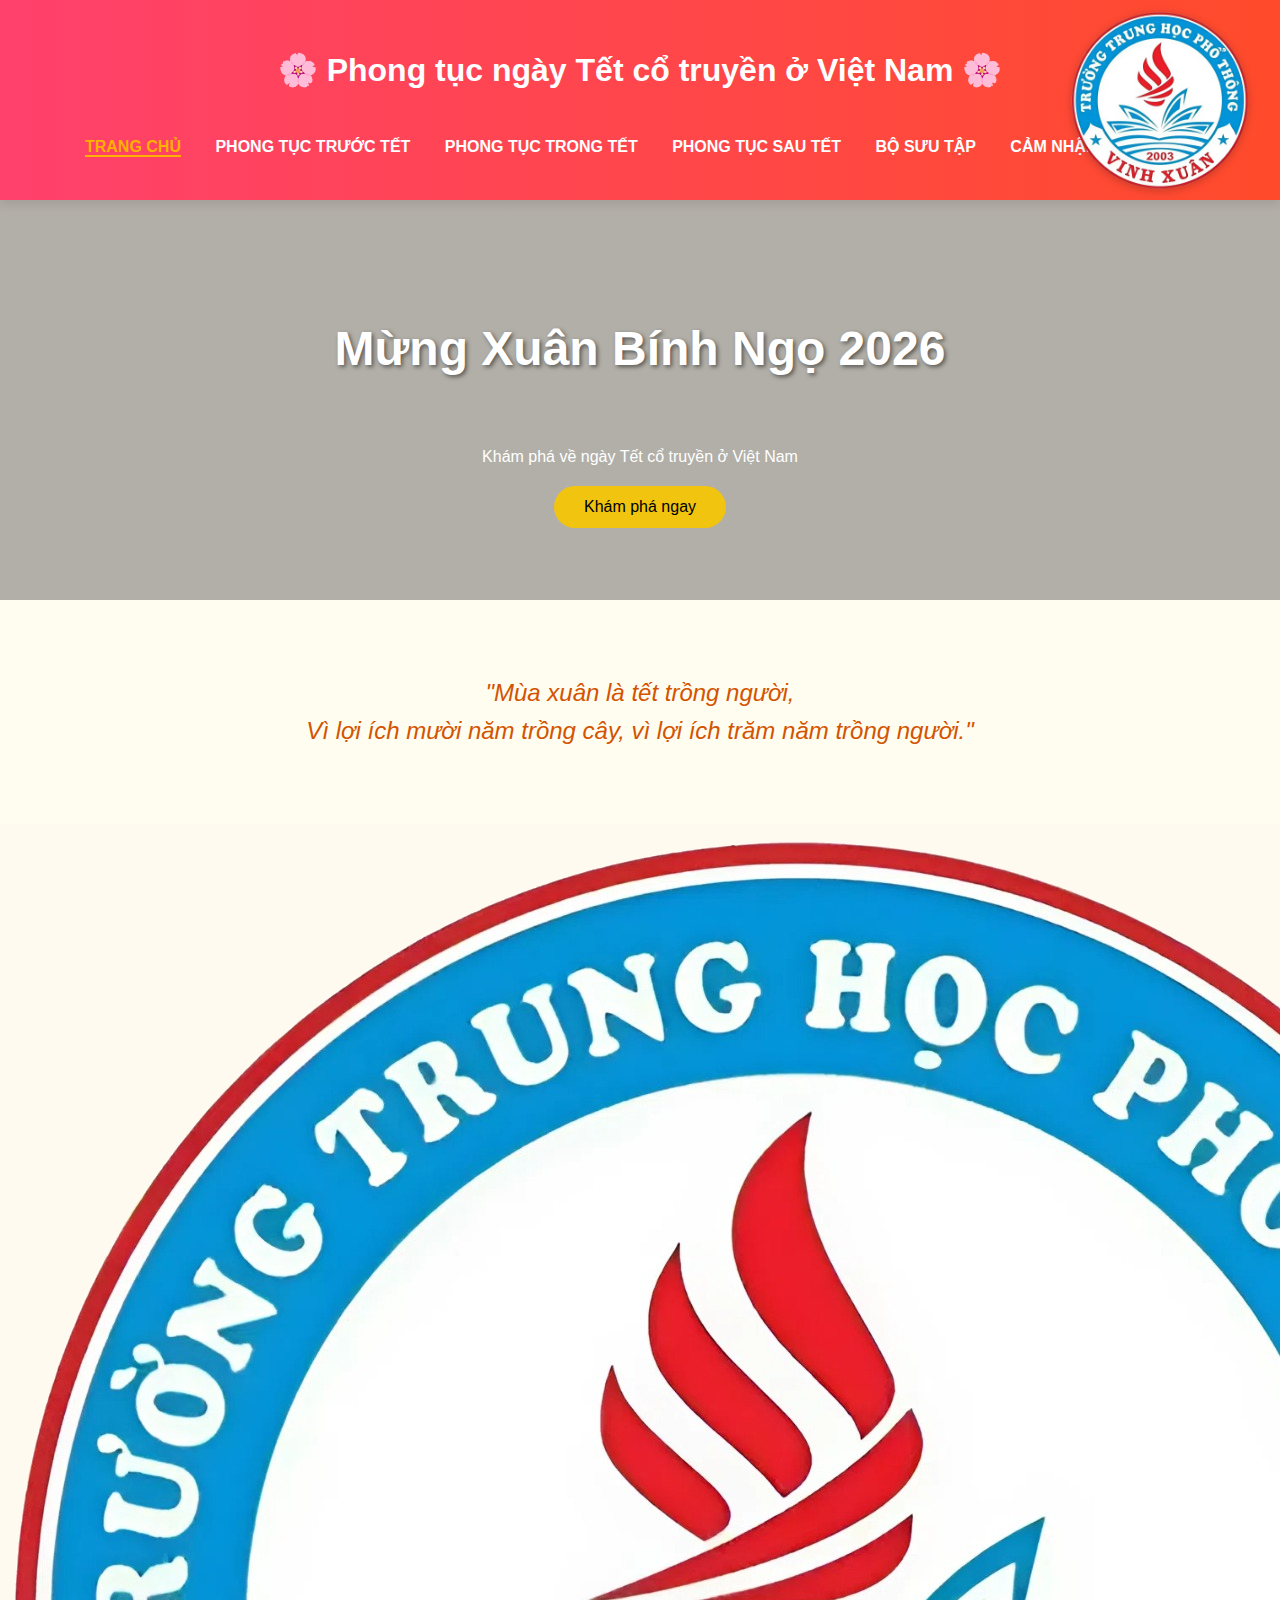
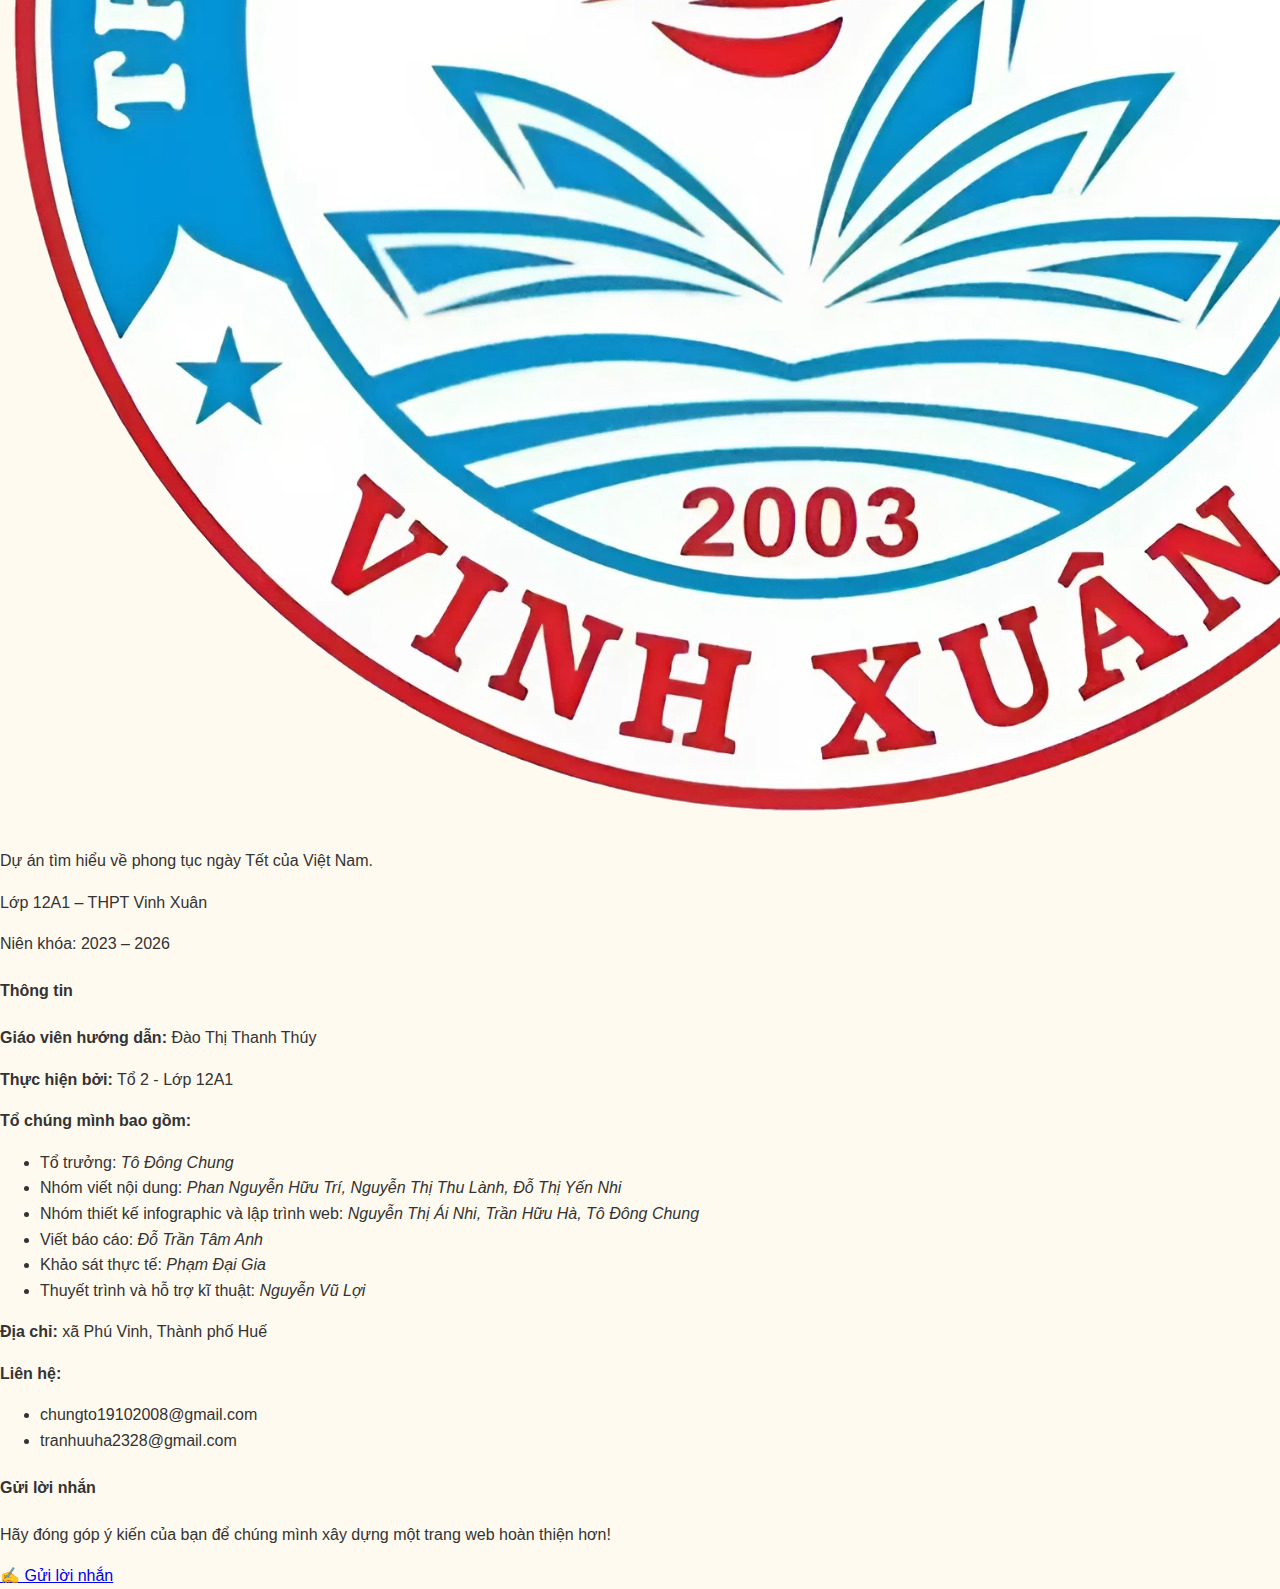
<file: index.html>
<!DOCTYPE html>
<html lang="vi">
<head>
    <meta charset="UTF-8">
    <title>Phong tục ngày Tết cổ truyền ở Việt Nam</title>
    <link rel="icon" type="image/png" href="VN.png">
    <link rel="stylesheet" href="css/style.css">
</head>
<body>
    <header>
    <img src="VN.png" alt="Logo Trường THPT Vinh Xuân" class="header-logo"> 
    <h1>🌸 Phong tục ngày Tết cổ truyền ở Việt Nam 🌸</h1>
    <nav>
        <ul>
            <li><a href="index.html" class="active">Trang chủ</a></li>
            <li><a href="phongtuctruoctet.html">Phong tục trước Tết</a></li>
            <li><a href="phongtuctrongtet.html">Phong tục trong Tết</a></li>
            <li><a href="phongtucsautet.html">Phong tục sau Tết</a></li>
            <li><a href="kk.html">Bộ sưu tập</a></li>
            <li><a href="cn.html">Cảm nhận</a></li>
            <li><a href="lh.html">Liên hệ</a></li>
        </ul>
    </nav>
</header>
<main>
<section class="hero">
    <div class="petal">🌸</div>
    <div class="petal">🌸</div>
    <div class="petal">🌸</div>
    <div class="petal">🌸</div>
    <div class="petal">🌸</div>
    <div class="petal">🌸</div>
    <div class="petal">🌸</div>
    <div class="petal">🌸</div>
    <h2>Mừng Xuân Bính Ngọ 2026</h2>
    <p>Khám phá về ngày Tết cổ truyền ở Việt Nam</p>
    <a href="kp.html">
        <button>Khám phá ngay</button>
    </a>
</section>
<section class="quote-section" style="text-align: center; padding: 50px; background: #fffdf0;">
    <p style="font-style: italic; font-size: 1.5rem; color: #d35400;">
        "Mùa xuân là tết trồng người, <br> Vì lợi ích mười năm trồng cây, vì lợi ích trăm năm trồng người."
    </p>
</section>
</main>
<footer class="footer-section">
    <div class="footer-container">
        <div class="footer-col">
            <div class="footer-logo">
                <img src="VN.png" alt="Logo">
            </div>
            <p>Dự án tìm hiểu về phong tục ngày Tết của Việt Nam.</p>
            <p>Lớp 12A1 – THPT Vinh Xuân</p>
            <p>Niên khóa: 2023 – 2026</p>
        </div>

        <div class="footer-col">
            <h4>Thông tin</h4>
            <p><strong>Giáo viên hướng dẫn:</strong> Đào Thị Thanh Thúy</p>
            <p><strong>Thực hiện bởi:</strong> Tổ 2 - Lớp 12A1 </p>
            <p><strong>Tổ chúng mình bao gồm:</strong></p>
            <ul>
                <li>Tổ trưởng: <em>Tô Đông Chung</em></li>
                <li>Nhóm viết nội dung: <em>Phan Nguyễn Hữu Trí, Nguyễn Thị Thu Lành, Đỗ Thị Yến Nhi</em></li>
                <li>Nhóm thiết kế infographic và lập trình web: <em>Nguyễn Thị Ái Nhi, Trần Hữu Hà, Tô Đông Chung </em></li>
                <li>Viết báo cáo: <em>Đỗ Trần Tâm Anh</em></li>
                <li>Khảo sát thực tế: <em>Phạm Đại Gia</em></li>
                <li>Thuyết trình và hỗ trợ kĩ thuật: <em>Nguyễn Vũ Lợi</em></li>
            </ul>
            <p><strong>Địa chỉ:</strong> xã Phú Vinh, Thành phố Huế</p>
            <p><strong>Liên hệ:</strong></p>
            <ul>
                <li>chungto19102008@gmail.com</li>
                <li>tranhuuha2328@gmail.com</li>
            </ul>
        </div>

        <div class="footer-col">
            <h4>Gửi lời nhắn</h4>
            <p>Hãy đóng góp ý kiến của bạn để chúng mình xây dựng một trang web hoàn thiện hơn!</p>
            <a href="cn.html" class="btn-message">
                <span>✍️</span> Gửi lời nhắn
            </a>
        </div>
    </div>
</body>
</html>
</file>
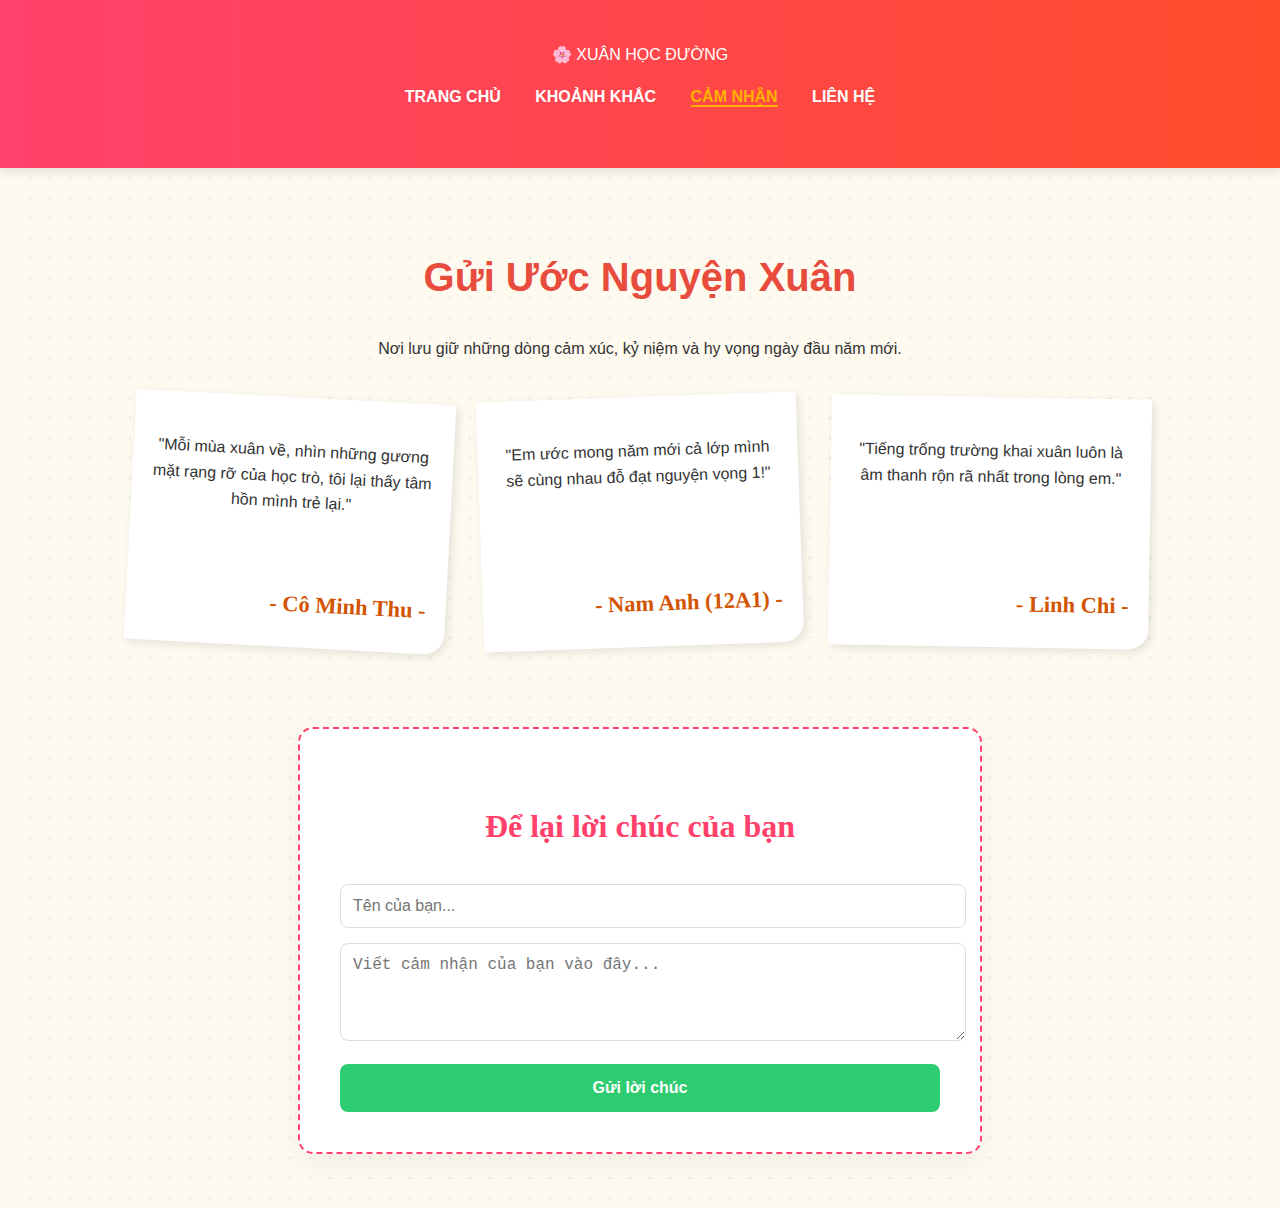
<file: cn.html>
<!DOCTYPE html>
<html lang="vi">
<head>
    <meta charset="UTF-8">
    <meta name="viewport" content="width=device-width, initial-scale=1.0">
    <title>Cảm Nhận - Mùa Xuân Khai Trường</title>
    <link rel="stylesheet" href="css/style.css">
</head>
<body>
    <header>
        <nav>
            <div class="logo">🌸 XUÂN HỌC ĐƯỜNG</div>
            <ul>
                <li><a href="index.html">Trang chủ</a></li>
                <li><a href="kk.html">Khoảnh khắc</a></li>
                <li><a href="cn.html" class="active">Cảm nhận</a></li>
                <li><a href="lh.html">Liên hệ</a></li>
            </ul>
        </nav>
    </header>

    <main class="testimonial-page">
        <section class="intro">
            <h1>Gửi Ước Nguyện Xuân</h1>
            <p>Nơi lưu giữ những dòng cảm xúc, kỷ niệm và hy vọng ngày đầu năm mới.</p>
        </section>

        <div class="testimonial-grid">
            <div class="card">
                <p>"Mỗi mùa xuân về, nhìn những gương mặt rạng rỡ của học trò, tôi lại thấy tâm hồn mình trẻ lại."</p>
                <h4>- Cô Minh Thu -</h4>
            </div>
            <div class="card">
                <p>"Em ước mong năm mới cả lớp mình sẽ cùng nhau đỗ đạt nguyện vọng 1!"</p>
                <h4>- Nam Anh (12A1) -</h4>
            </div>
            <div class="card">
                <p>"Tiếng trống trường khai xuân luôn là âm thanh rộn rã nhất trong lòng em."</p>
                <h4>- Linh Chi -</h4>
            </div>
        </div>

        <section class="add-comment">
            <h3>Để lại lời chúc của bạn</h3>
            <form>
                <input type="text" placeholder="Tên của bạn..." required>
                <textarea placeholder="Viết cảm nhận của bạn vào đây..." rows="4"></textarea>
                <button type="button">Gửi lời chúc</button>
            </form>
        </section>
    </main>
</body>
</html>
</file>
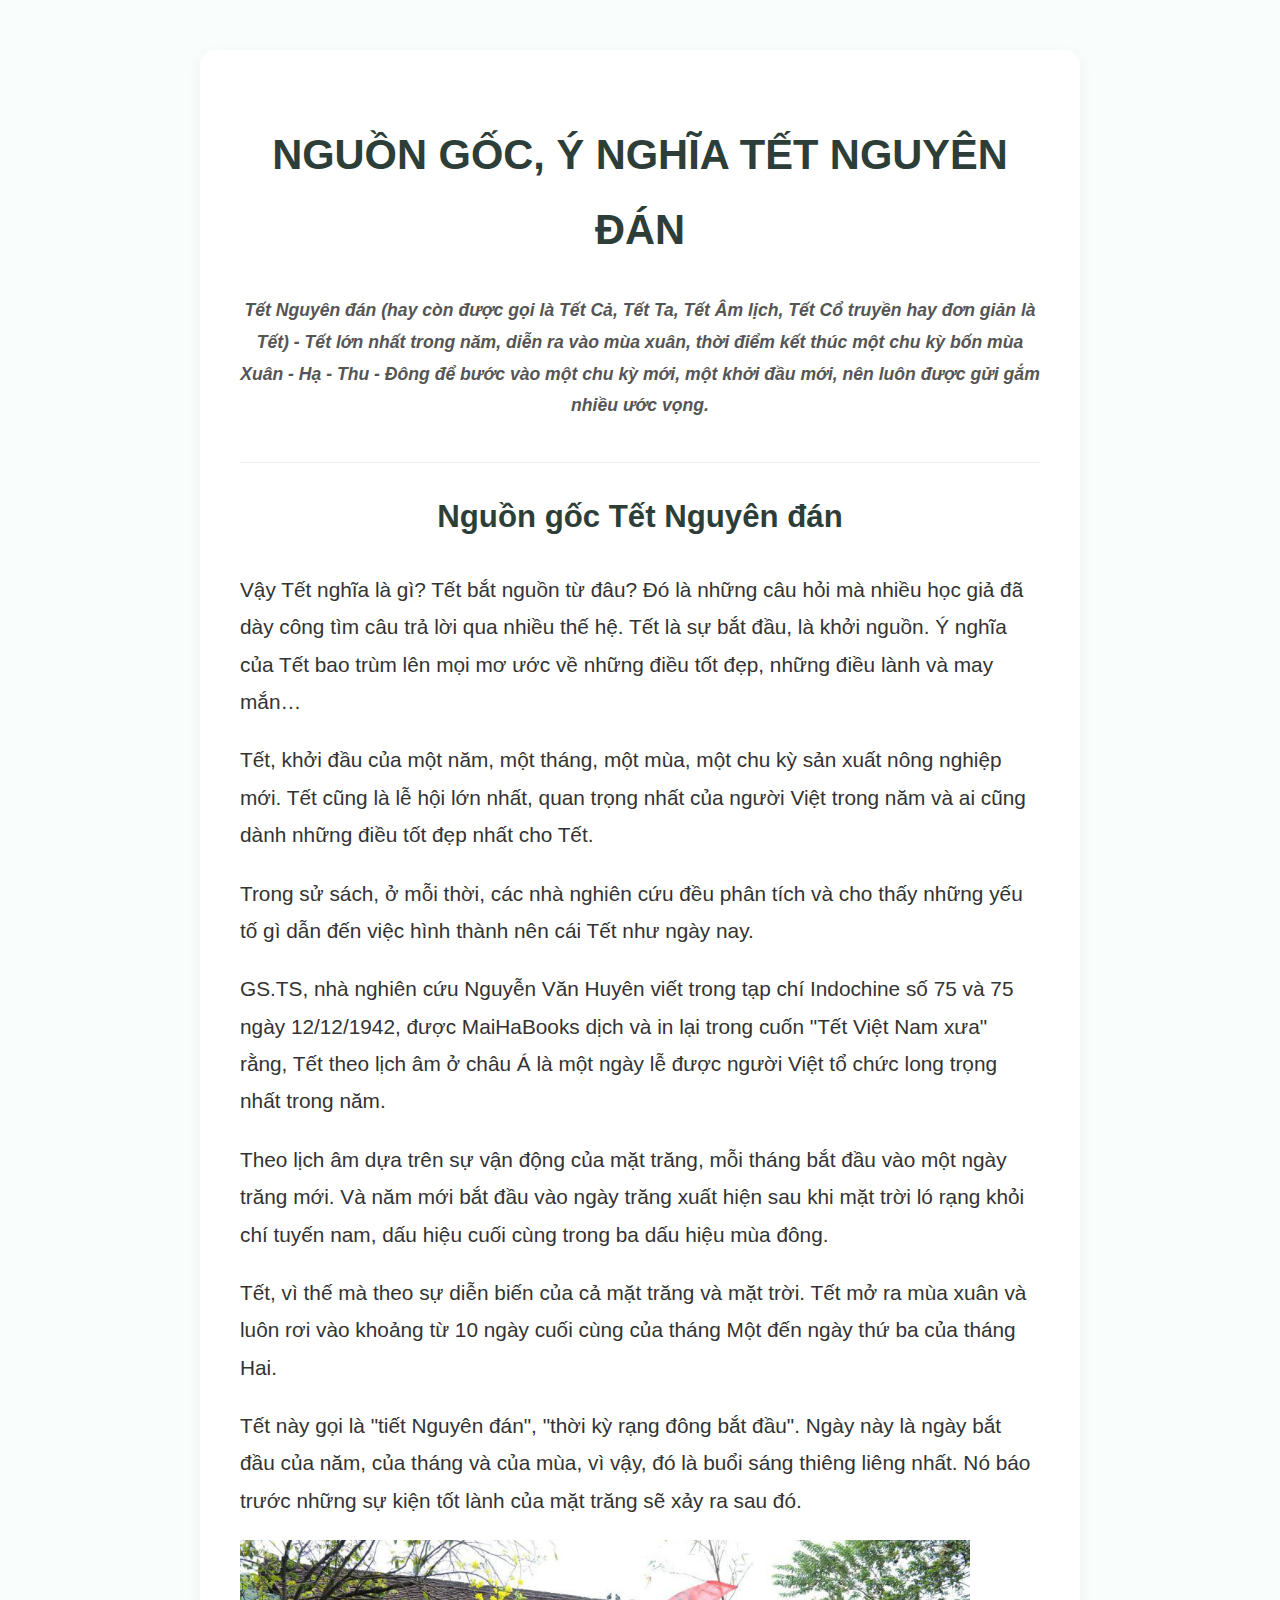
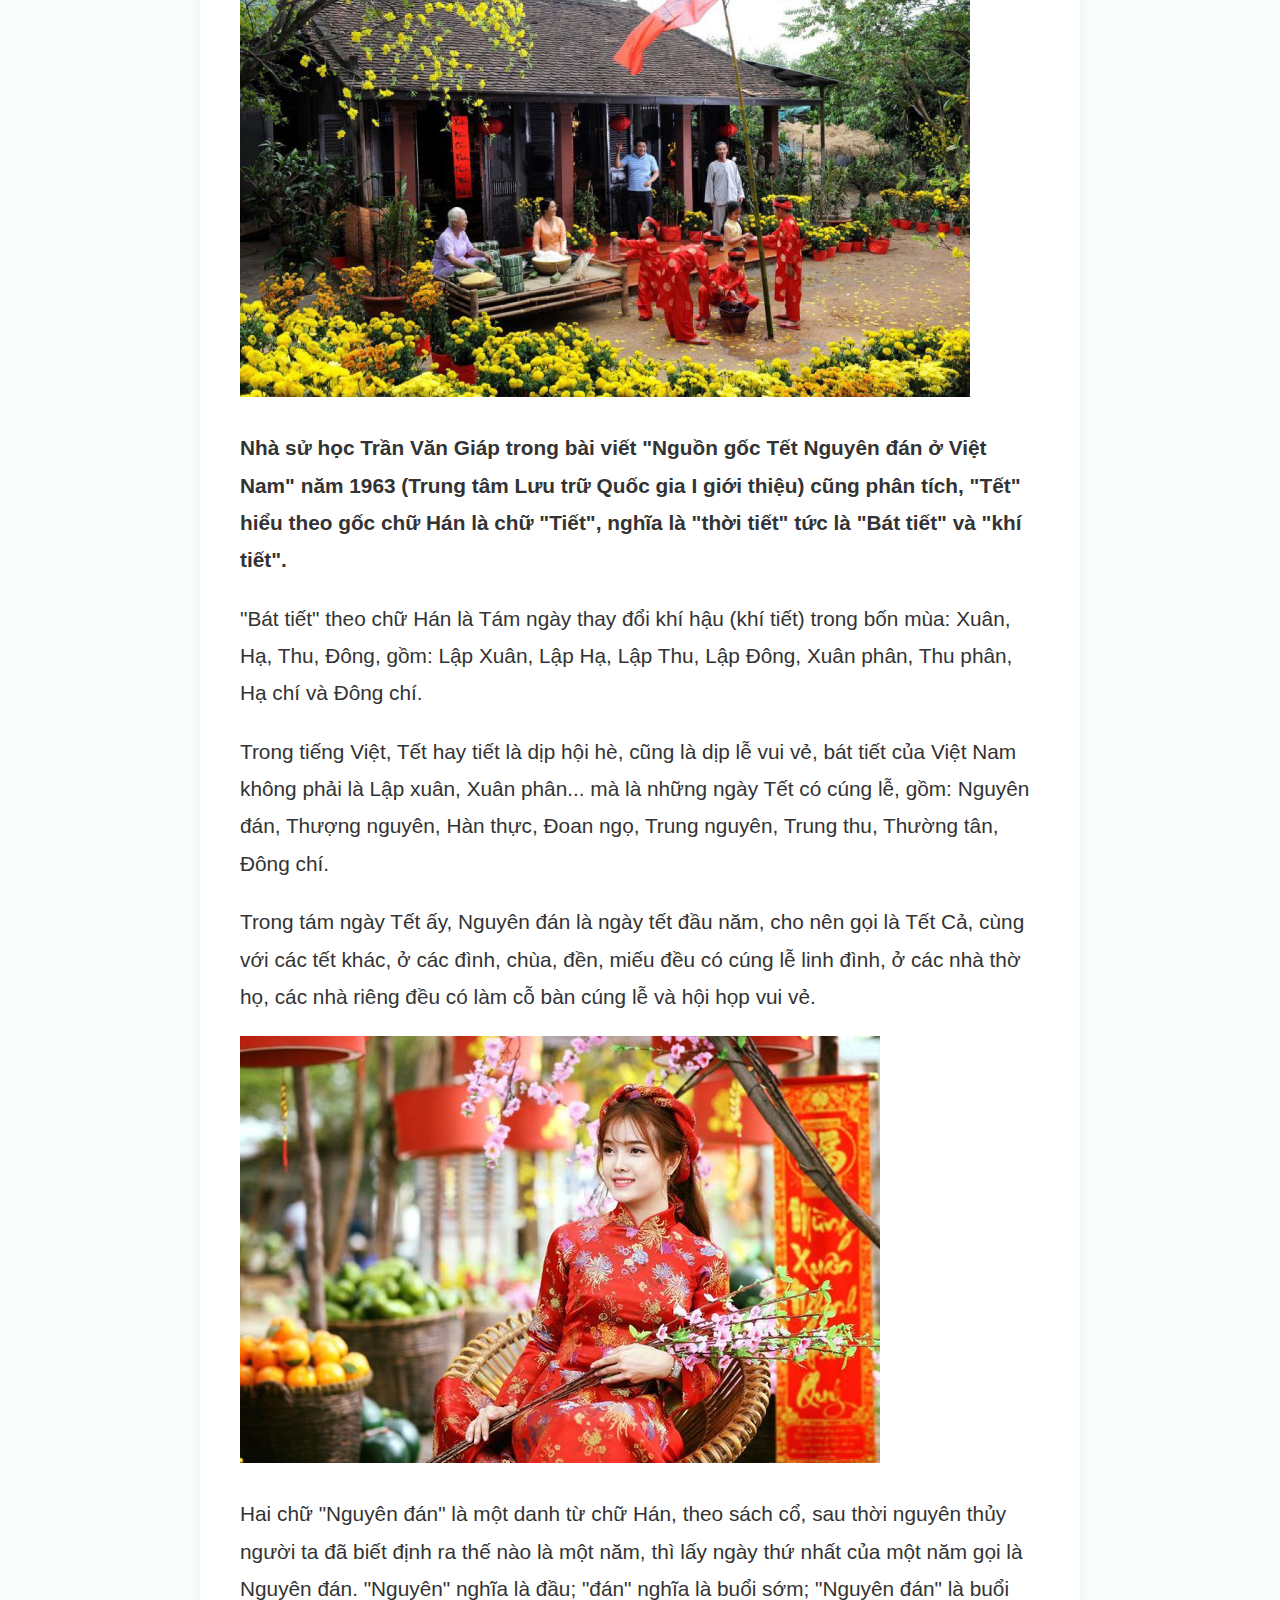
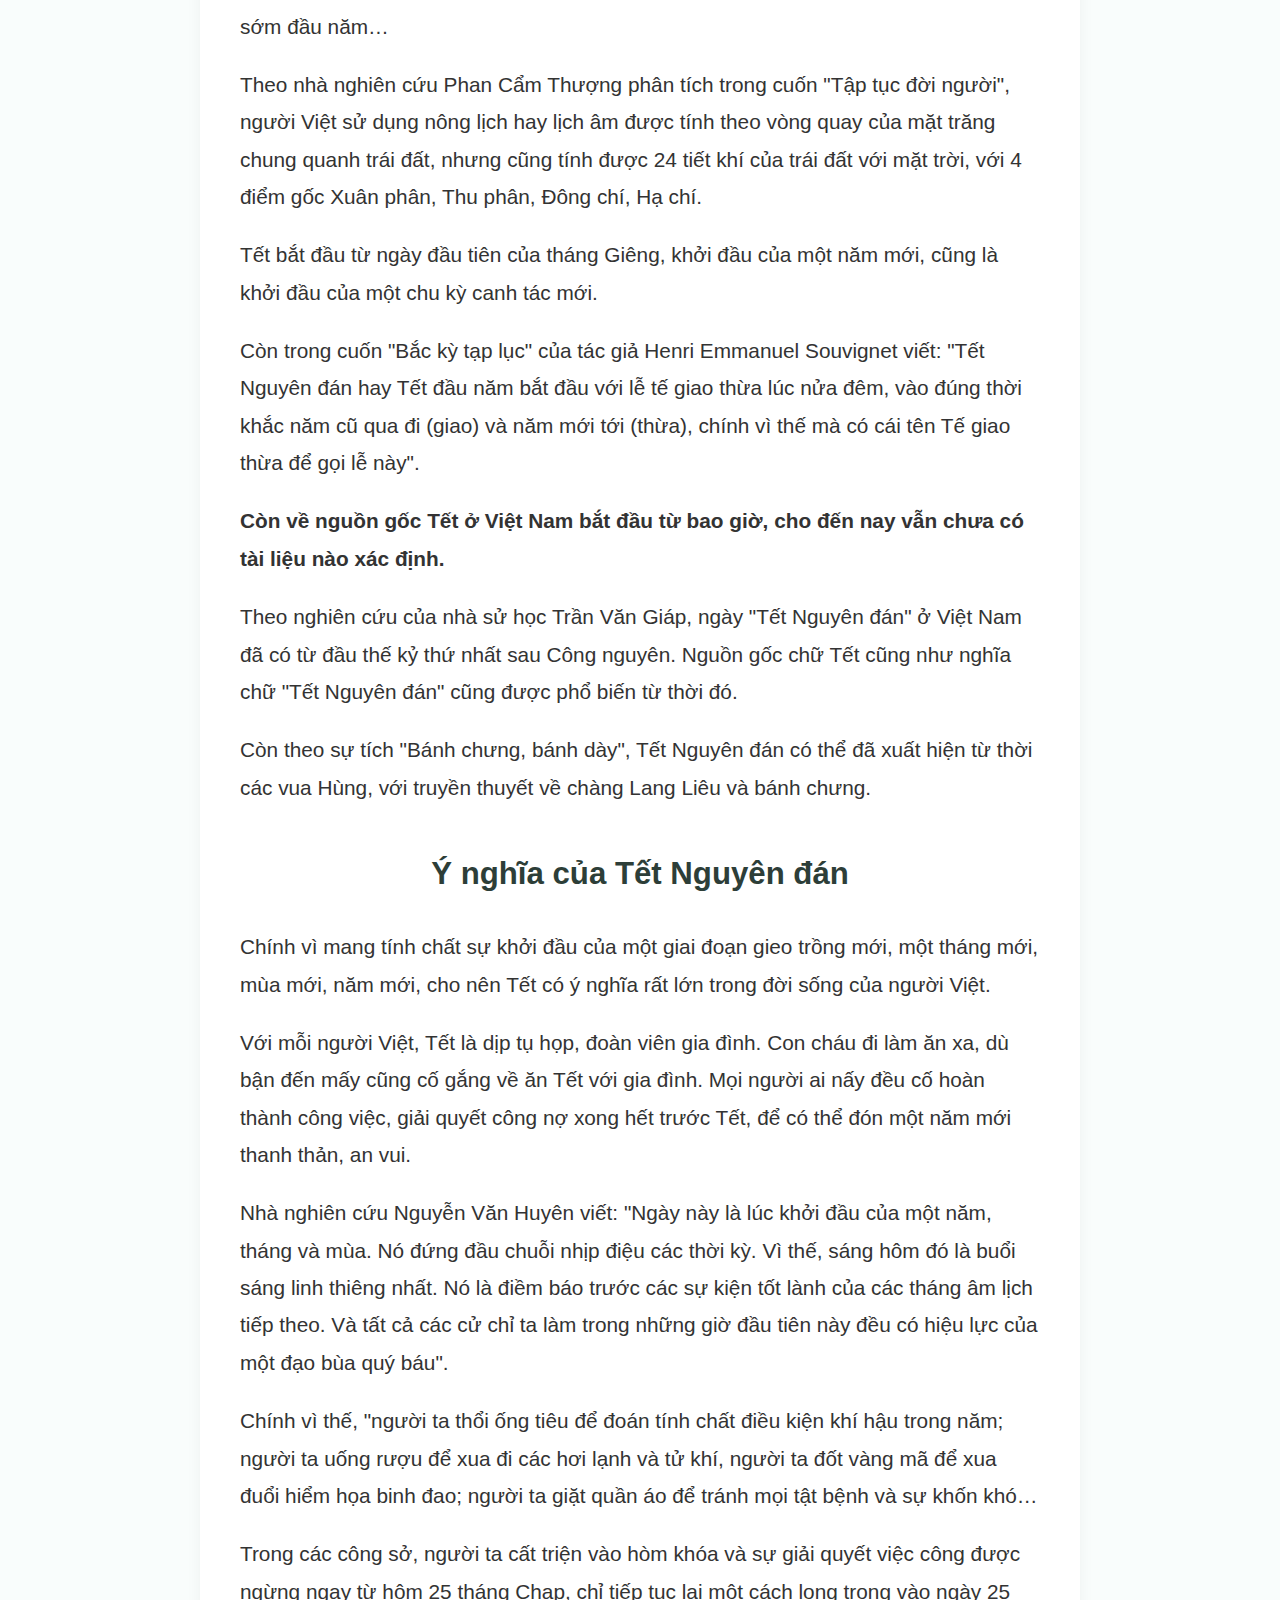
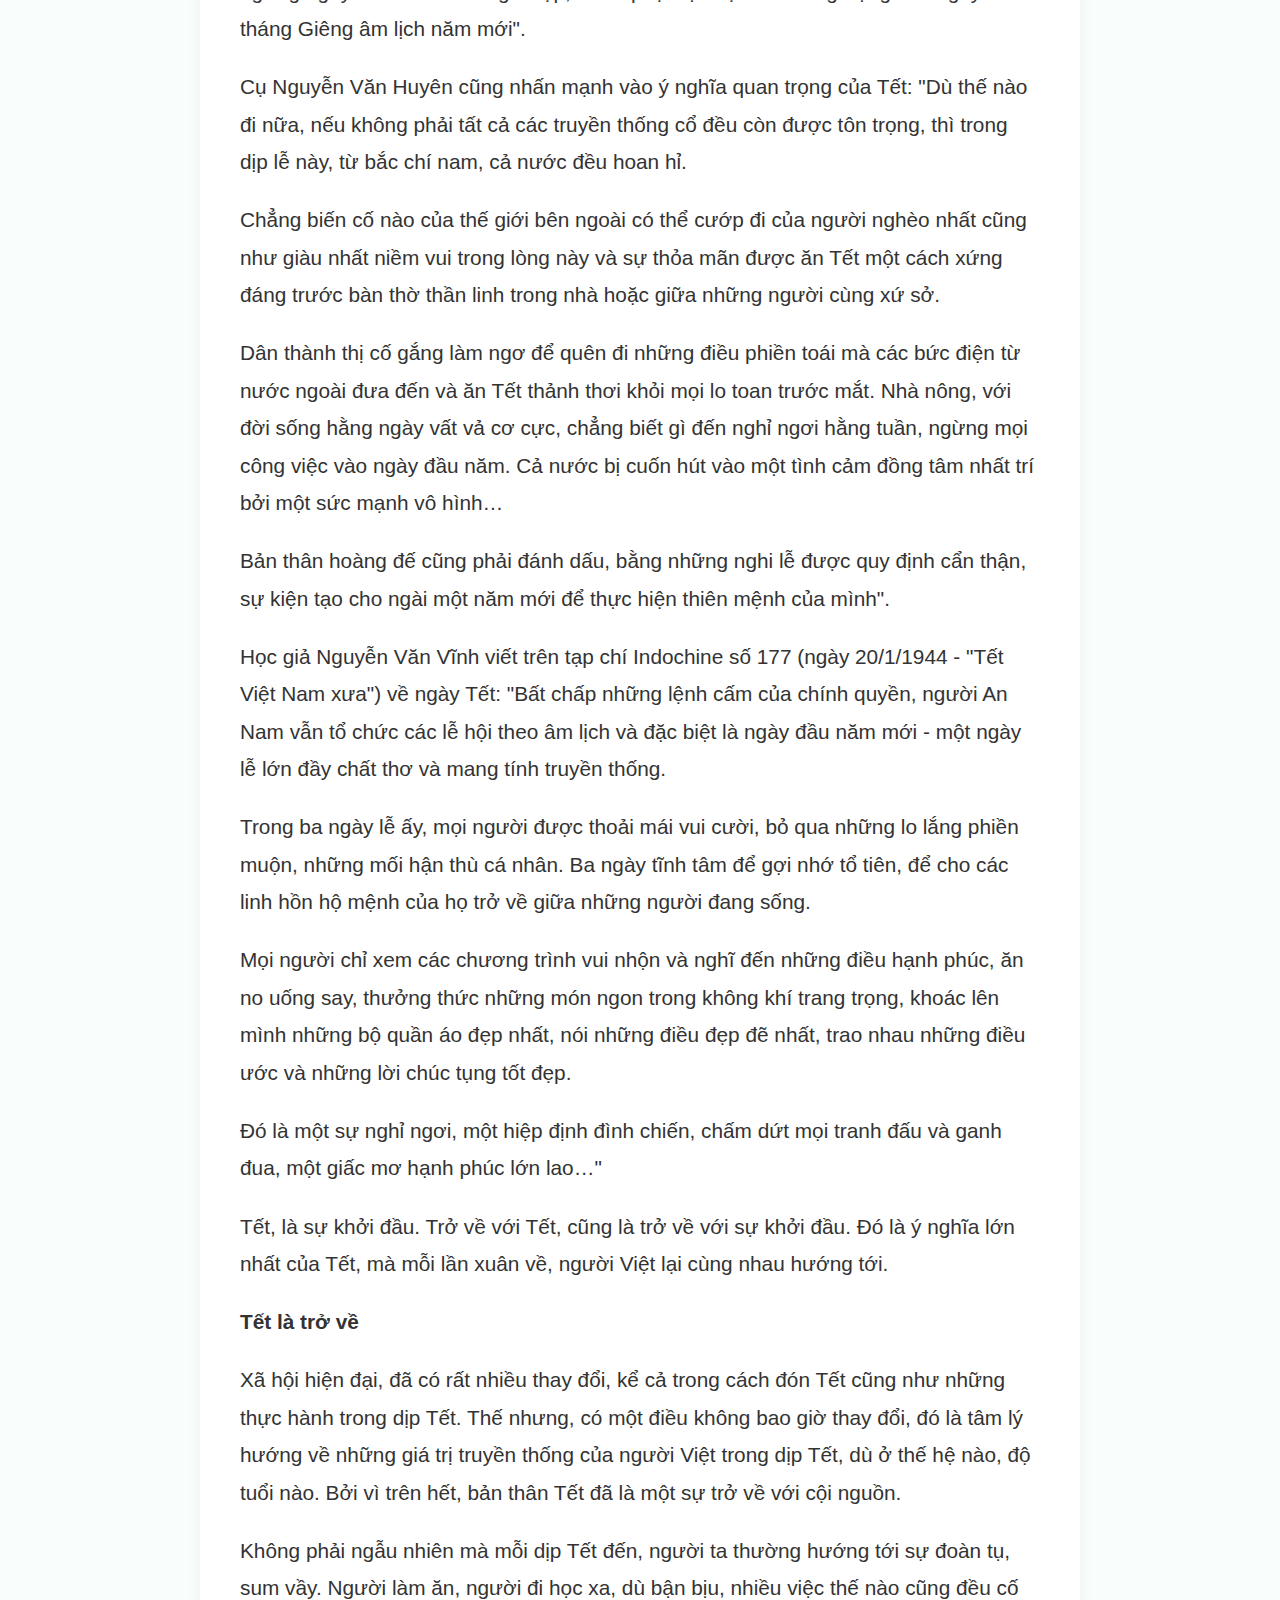
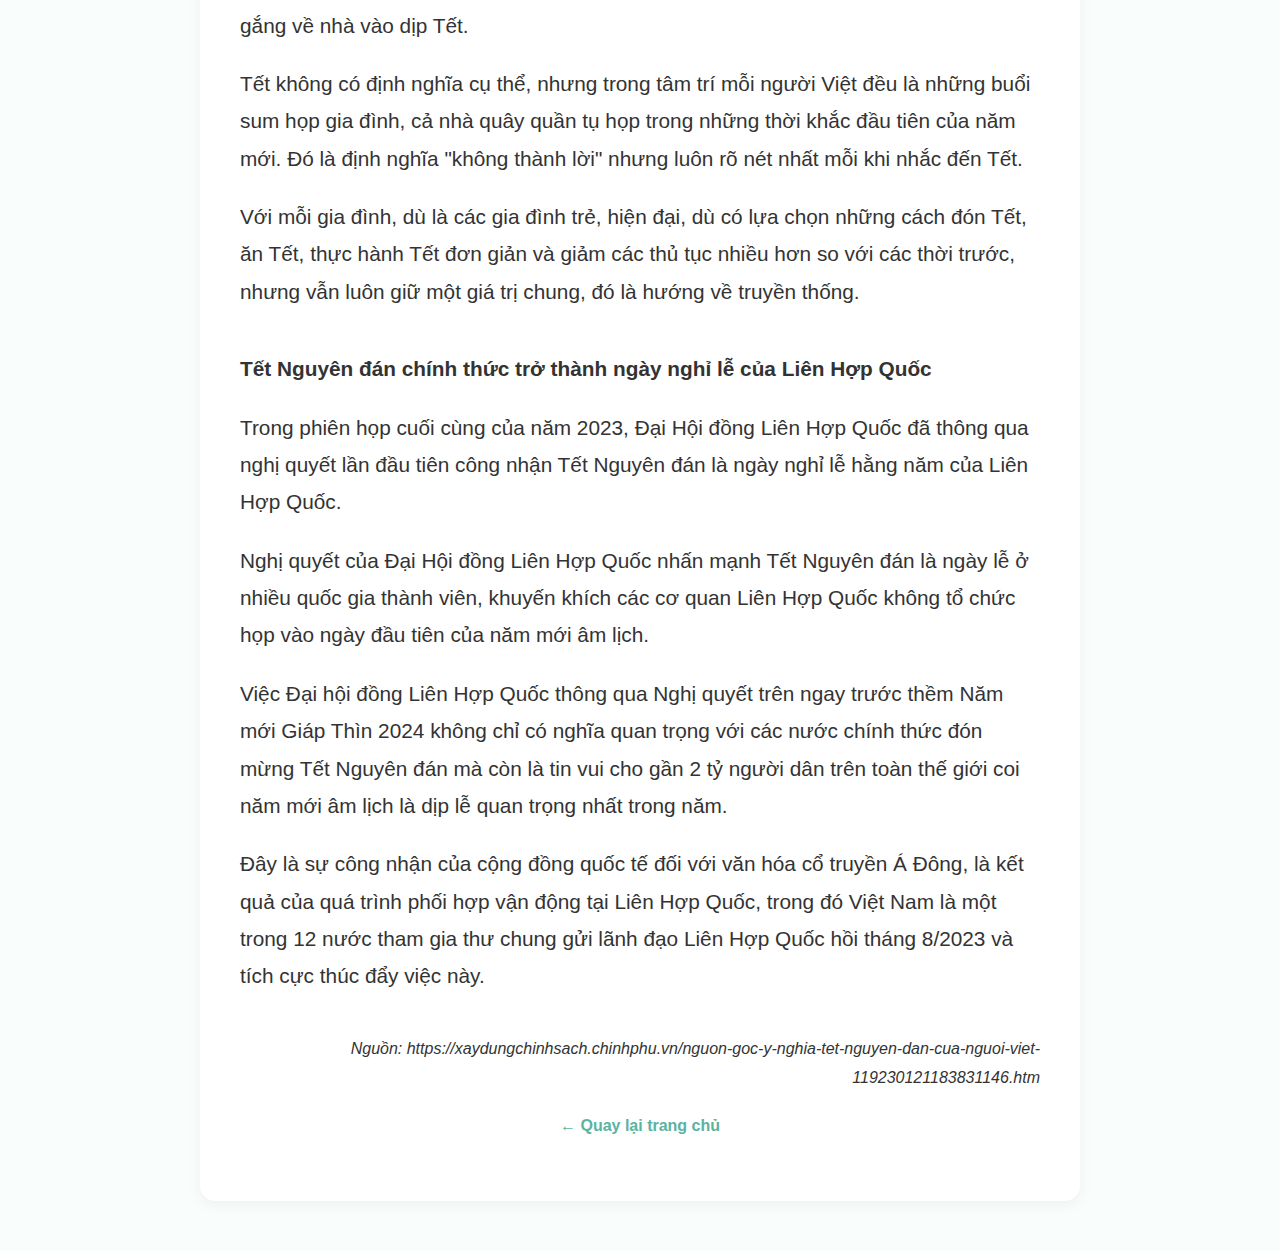
<file: kp.html>
<!DOCTYPE html>
<html lang="vi">
<head>
    <meta charset="UTF-8">
    <meta name="viewport" content="width=device-width, initial-scale=1.0">
    <link rel="icon" type="image/png" href="VN.png">
    <title>Nguồn gốc và ý nghĩa ngày Tết ở Việt Nam</title>

    <style>
        body {
            font-family: 'Segoe UI', Tahoma, sans-serif;
            line-height: 1.8;
            color: #333;
            background-color: #f9fdfc;
            margin: 0;
            padding: 0;
        }
        .container {
            max-width: 800px;
            margin: 50px auto;
            background: white;
            padding: 40px;
            border-radius: 15px;
            box-shadow: 0 4px 15px rgba(0,0,0,0.05);
        }
        h1, h2 { color: #2d3e38; text-align: center; }
        .section { margin-bottom: 40px; font-size: 1.3rem;}
        .intro-text { font-style: italic; color: #555; text-align: center; font-size: 1.1rem; }
        .message-box {
            background-color: #e8f5f1;
            padding: 20px;
            border-left: 5px solid #5bb3a2;
            border-radius: 5px;
        }
        .back-btn {
            display: block;
            width: fit-content;
            margin: 20px auto;
            color: #5bb3a2;
            text-decoration: none;
            font-weight: bold;}

    </style>
</head>
<body>

    <div class="container">
        <div class="section">
            <h1>NGUỒN GỐC, Ý NGHĨA TẾT NGUYÊN ĐÁN</h1>
            <p class="intro-text"><b>Tết Nguyên đán (hay còn được gọi là Tết Cả, Tết Ta, Tết Âm lịch, Tết Cổ truyền hay đơn giản là Tết) - Tết lớn nhất trong năm, diễn ra vào mùa xuân, thời điểm kết thúc một chu kỳ bốn mùa Xuân - Hạ - Thu - Đông để bước vào một chu kỳ mới, một khởi đầu mới, nên luôn được gửi gắm nhiều ước vọng.</b></p>
        </div>

        <hr style="border: 0; border-top: 1px solid #eee;">

        <div class="section">
            <h2>Nguồn gốc Tết Nguyên đán</h2>
            <p>Vậy Tết nghĩa là gì? Tết bắt nguồn từ đâu? Đó là những câu hỏi mà nhiều học giả đã dày công tìm câu trả lời qua nhiều thế hệ. Tết là sự bắt đầu, là khởi nguồn. Ý nghĩa của Tết bao trùm lên mọi mơ ước về những điều tốt đẹp, những điều lành và may mắn…</p>

            <p>Tết, khởi đầu của một năm, một tháng, một mùa, một chu kỳ sản xuất nông nghiệp mới. Tết cũng là lễ hội lớn nhất, quan trọng nhất của người Việt trong năm và ai cũng dành những điều tốt đẹp nhất cho Tết.</p>

            <p>Trong sử sách, ở mỗi thời, các nhà nghiên cứu đều phân tích và cho thấy những yếu tố gì dẫn đến việc hình thành nên cái Tết như ngày nay.</p>

            <p>GS.TS, nhà nghiên cứu Nguyễn Văn Huyên viết trong tạp chí Indochine số 75 và 75 ngày 12/12/1942, được MaiHaBooks dịch và in lại trong cuốn "Tết Việt Nam xưa" rằng, Tết theo lịch âm ở châu Á là một ngày lễ được người Việt tổ chức long trọng nhất trong năm.</p>

            <p>Theo lịch âm dựa trên sự vận động của mặt trăng, mỗi tháng bắt đầu vào một ngày trăng mới. Và năm mới bắt đầu vào ngày trăng xuất hiện sau khi mặt trời ló rạng khỏi chí tuyến nam, dấu hiệu cuối cùng trong ba dấu hiệu mùa đông.</p>

            <p>Tết, vì thế mà theo sự diễn biến của cả mặt trăng và mặt trời. Tết mở ra mùa xuân và luôn rơi vào khoảng từ 10 ngày cuối cùng của tháng Một đến ngày thứ ba của tháng Hai.</p>

            <p>Tết này gọi là "tiết Nguyên đán", "thời kỳ rạng đông bắt đầu". Ngày này là ngày bắt đầu của năm, của tháng và của mùa, vì vậy, đó là buổi sáng thiêng liêng nhất. Nó báo trước những sự kiện tốt lành của mặt trăng sẽ xảy ra sau đó.</p>
            <img src="anh/nguongoctet.png" alt="Nguồn gốc Tết">
            <p><b>Nhà sử học Trần Văn Giáp trong bài viết "Nguồn gốc Tết Nguyên đán ở Việt Nam" năm 1963 (Trung tâm Lưu trữ Quốc gia I giới thiệu) cũng phân tích, "Tết" hiểu theo gốc chữ Hán là chữ "Tiết", nghĩa là "thời tiết" tức là "Bát tiết" và "khí tiết".</b></p>
            <p>"Bát tiết" theo chữ Hán là Tám ngày thay đổi khí hậu (khí tiết) trong bốn mùa: Xuân, Hạ, Thu, Đông, gồm: Lập Xuân, Lập Hạ, Lập Thu, Lập Đông, Xuân phân, Thu phân, Hạ chí và Đông chí.</p>

            <p>Trong tiếng Việt, Tết hay tiết là dịp hội hè, cũng là dịp lễ vui vẻ, bát tiết của Việt Nam không phải là Lập xuân, Xuân phân... mà là những ngày Tết có cúng lễ, gồm: Nguyên đán, Thượng nguyên, Hàn thực, Đoan ngọ, Trung nguyên, Trung thu, Thường tân, Đông chí.</p>

            <p>Trong tám ngày Tết ấy, Nguyên đán là ngày tết đầu năm, cho nên gọi là Tết Cả, cùng với các tết khác, ở các đình, chùa, đền, miếu đều có cúng lễ linh đình, ở các nhà thờ họ, các nhà riêng đều có làm cỗ bàn cúng lễ và hội họp vui vẻ.</p>
            <img src="anh/anhdep.jpg" alt="anhdep">
            <p>Hai chữ "Nguyên đán" là một danh từ chữ Hán, theo sách cổ, sau thời nguyên thủy người ta đã biết định ra thế nào là một năm, thì lấy ngày thứ nhất của một năm gọi là Nguyên đán. "Nguyên" nghĩa là đầu; "đán" nghĩa là buổi sớm; "Nguyên đán" là buổi sớm đầu năm…</p>

            <p>Theo nhà nghiên cứu Phan Cẩm Thượng phân tích trong cuốn "Tập tục đời người", người Việt sử dụng nông lịch hay lịch âm được tính theo vòng quay của mặt trăng chung quanh trái đất, nhưng cũng tính được 24 tiết khí của trái đất với mặt trời, với 4 điểm gốc Xuân phân, Thu phân, Đông chí, Hạ chí. </p>

            <p>Tết bắt đầu từ ngày đầu tiên của tháng Giêng, khởi đầu của một năm mới, cũng là khởi đầu của một chu kỳ canh tác mới.</p>

            <p>Còn trong cuốn "Bắc kỳ tạp lục" của tác giả Henri Emmanuel Souvignet viết: "Tết Nguyên đán hay Tết đầu năm bắt đầu với lễ tế giao thừa lúc nửa đêm, vào đúng thời khắc năm cũ qua đi (giao) và năm mới tới (thừa), chính vì thế mà có cái tên Tế giao thừa để gọi lễ này".</p>

            <p><b>Còn về nguồn gốc Tết ở Việt Nam bắt đầu từ bao giờ, cho đến nay vẫn chưa có tài liệu nào xác định. </b></p>
            <p>Theo nghiên cứu của nhà sử học Trần Văn Giáp, ngày "Tết Nguyên đán" ở Việt Nam đã có từ đầu thế kỷ thứ nhất sau Công nguyên. Nguồn gốc chữ Tết cũng như nghĩa chữ "Tết Nguyên đán" cũng được phổ biến từ thời đó.</p>

            <p>Còn theo sự tích "Bánh chưng, bánh dày", Tết Nguyên đán có thể đã xuất hiện từ thời các vua Hùng, với truyền thuyết về chàng Lang Liêu và bánh chưng.</p>
        </div>


        <div class="section">
            <h2>Ý nghĩa của Tết Nguyên đán</h2>
            <p>Chính vì mang tính chất sự khởi đầu của một giai đoạn gieo trồng mới, một tháng mới, mùa mới, năm mới, cho nên Tết có ý nghĩa rất lớn trong đời sống của người Việt.</p>

            <p>Với mỗi người Việt, Tết là dịp tụ họp, đoàn viên gia đình. Con cháu đi làm ăn xa, dù bận đến mấy cũng cố gắng về ăn Tết với gia đình. Mọi người ai nấy đều cố hoàn thành công việc, giải quyết công nợ xong hết trước Tết, để có thể đón một năm mới thanh thản, an vui.</p>

            <p>Nhà nghiên cứu Nguyễn Văn Huyên viết: "Ngày này là lúc khởi đầu của một năm, tháng và mùa. Nó đứng đầu chuỗi nhịp điệu các thời kỳ. Vì thế, sáng hôm đó là buổi sáng linh thiêng nhất. Nó là điềm báo trước các sự kiện tốt lành của các tháng âm lịch tiếp theo. Và tất cả các cử chỉ ta làm trong những giờ đầu tiên này đều có hiệu lực của một đạo bùa quý báu".</p>

            <p>Chính vì thế, "người ta thổi ống tiêu để đoán tính chất điều kiện khí hậu trong năm; người ta uống rượu để xua đi các hơi lạnh và tử khí, người ta đốt vàng mã để xua đuổi hiểm họa binh đao; người ta giặt quần áo để tránh mọi tật bệnh và sự khốn khó…</p>

            <p>Trong các công sở, người ta cất triện vào hòm khóa và sự giải quyết việc công được ngừng ngay từ hôm 25 tháng Chạp, chỉ tiếp tục lại một cách long trọng vào ngày 25 tháng Giêng âm lịch năm mới".</p>

            <p>Cụ Nguyễn Văn Huyên cũng nhấn mạnh vào ý nghĩa quan trọng của Tết: "Dù thế nào đi nữa, nếu không phải tất cả các truyền thống cổ đều còn được tôn trọng, thì trong dịp lễ này, từ bắc chí nam, cả nước đều hoan hỉ.</p>

            <p>Chẳng biến cố nào của thế giới bên ngoài có thể cướp đi của người nghèo nhất cũng như giàu nhất niềm vui trong lòng này và sự thỏa mãn được ăn Tết một cách xứng đáng trước bàn thờ thần linh trong nhà hoặc giữa những người cùng xứ sở.</p>

            <p>Dân thành thị cố gắng làm ngơ để quên đi những điều phiền toái mà các bức điện từ nước ngoài đưa đến và ăn Tết thảnh thơi khỏi mọi lo toan trước mắt. Nhà nông, với đời sống hằng ngày vất vả cơ cực, chẳng biết gì đến nghỉ ngơi hằng tuần, ngừng mọi công việc vào ngày đầu năm. Cả nước bị cuốn hút vào một tình cảm đồng tâm nhất trí bởi một sức mạnh vô hình…</p>

            <p>Bản thân hoàng đế cũng phải đánh dấu, bằng những nghi lễ được quy định cẩn thận, sự kiện tạo cho ngài một năm mới để thực hiện thiên mệnh của mình".</p>

            <p>Học giả Nguyễn Văn Vĩnh viết trên tạp chí Indochine số 177 (ngày 20/1/1944 - "Tết Việt Nam xưa") về ngày Tết: "Bất chấp những lệnh cấm của chính quyền, người An Nam vẫn tổ chức các lễ hội theo âm lịch và đặc biệt là ngày đầu năm mới - một ngày lễ lớn đầy chất thơ và mang tính truyền thống.</p>

            <p>Trong ba ngày lễ ấy, mọi người được thoải mái vui cười, bỏ qua những lo lắng phiền muộn, những mối hận thù cá nhân. Ba ngày tĩnh tâm để gợi nhớ tổ tiên, để cho các linh hồn hộ mệnh của họ trở về giữa những người đang sống.</p>

            <p>Mọi người chỉ xem các chương trình vui nhộn và nghĩ đến những điều hạnh phúc, ăn no uống say, thưởng thức những món ngon trong không khí trang trọng, khoác lên mình những bộ quần áo đẹp nhất, nói những điều đẹp đẽ nhất, trao nhau những điều ước và những lời chúc tụng tốt đẹp.</p>

            <p>Đó là một sự nghỉ ngơi, một hiệp định đình chiến, chấm dứt mọi tranh đấu và ganh đua, một giấc mơ hạnh phúc lớn lao…"</p>

            <p>Tết, là sự khởi đầu. Trở về với Tết, cũng là trở về với sự khởi đầu. Đó là ý nghĩa lớn nhất của Tết, mà mỗi lần xuân về, người Việt lại cùng nhau hướng tới.</p>

            <p><b>Tết là trở về</b></p>
            <p>Xã hội hiện đại, đã có rất nhiều thay đổi, kể cả trong cách đón Tết cũng như những thực hành trong dịp Tết. Thế nhưng, có một điều không bao giờ thay đổi, đó là tâm lý hướng về những giá trị truyền thống của người Việt trong dịp Tết, dù ở thế hệ nào, độ tuổi nào. Bởi vì trên hết, bản thân Tết đã là một sự trở về với cội nguồn.</p>

            <p>Không phải ngẫu nhiên mà mỗi dịp Tết đến, người ta thường hướng tới sự đoàn tụ, sum vầy. Người làm ăn, người đi học xa, dù bận bịu, nhiều việc thế nào cũng đều cố gắng về nhà vào dịp Tết.</p>

            <p>Tết không có định nghĩa cụ thể, nhưng trong tâm trí mỗi người Việt đều là những buổi sum họp gia đình, cả nhà quây quần tụ họp trong những thời khắc đầu tiên của năm mới. Đó là định nghĩa "không thành lời" nhưng luôn rõ nét nhất mỗi khi nhắc đến Tết.</p>

            <p>Với mỗi gia đình, dù là các gia đình trẻ, hiện đại, dù có lựa chọn những cách đón Tết, ăn Tết, thực hành Tết đơn giản và giảm các thủ tục nhiều hơn so với các thời trước, nhưng vẫn luôn giữ một giá trị chung, đó là hướng về truyền thống.</p>
        </div>

        <div class="section">
            <p><b>Tết Nguyên đán chính thức trở thành ngày nghỉ lễ của Liên Hợp Quốc </b></p>
            <p>Trong phiên họp cuối cùng của năm 2023, Đại Hội đồng Liên Hợp Quốc đã thông qua nghị quyết lần đầu tiên công nhận Tết Nguyên đán là ngày nghỉ lễ hằng năm của Liên Hợp Quốc.</p>

            <p>Nghị quyết của Đại Hội đồng Liên Hợp Quốc nhấn mạnh Tết Nguyên đán là ngày lễ ở nhiều quốc gia thành viên, khuyến khích các cơ quan Liên Hợp Quốc không tổ chức họp vào ngày đầu tiên của năm mới âm lịch.</p>

            <p>Việc Đại hội đồng Liên Hợp Quốc thông qua Nghị quyết trên ngay trước thềm Năm mới Giáp Thìn 2024 không chỉ có nghĩa quan trọng với các nước chính thức đón mừng Tết Nguyên đán mà còn là tin vui cho gần 2 tỷ người dân trên toàn thế giới coi năm mới âm lịch là dịp lễ quan trọng nhất trong năm.</p>

            <p>Đây là sự công nhận của cộng đồng quốc tế đối với văn hóa cổ truyền Á Đông, là kết quả của quá trình phối hợp vận động tại Liên Hợp Quốc, trong đó Việt Nam là một trong 12 nước tham gia thư chung gửi lãnh đạo Liên Hợp Quốc hồi tháng 8/2023 và tích cực thúc đẩy việc này.</p>
        </div>

        <p style="text-align:right;"><em>Nguồn: https://xaydungchinhsach.chinhphu.vn/nguon-goc-y-nghia-tet-nguyen-dan-cua-nguoi-viet-119230121183831146.htm</em></p>
        <a href="index.html" class="back-btn">← Quay lại trang chủ</a>
    </div>
</body>
</html>
</file>
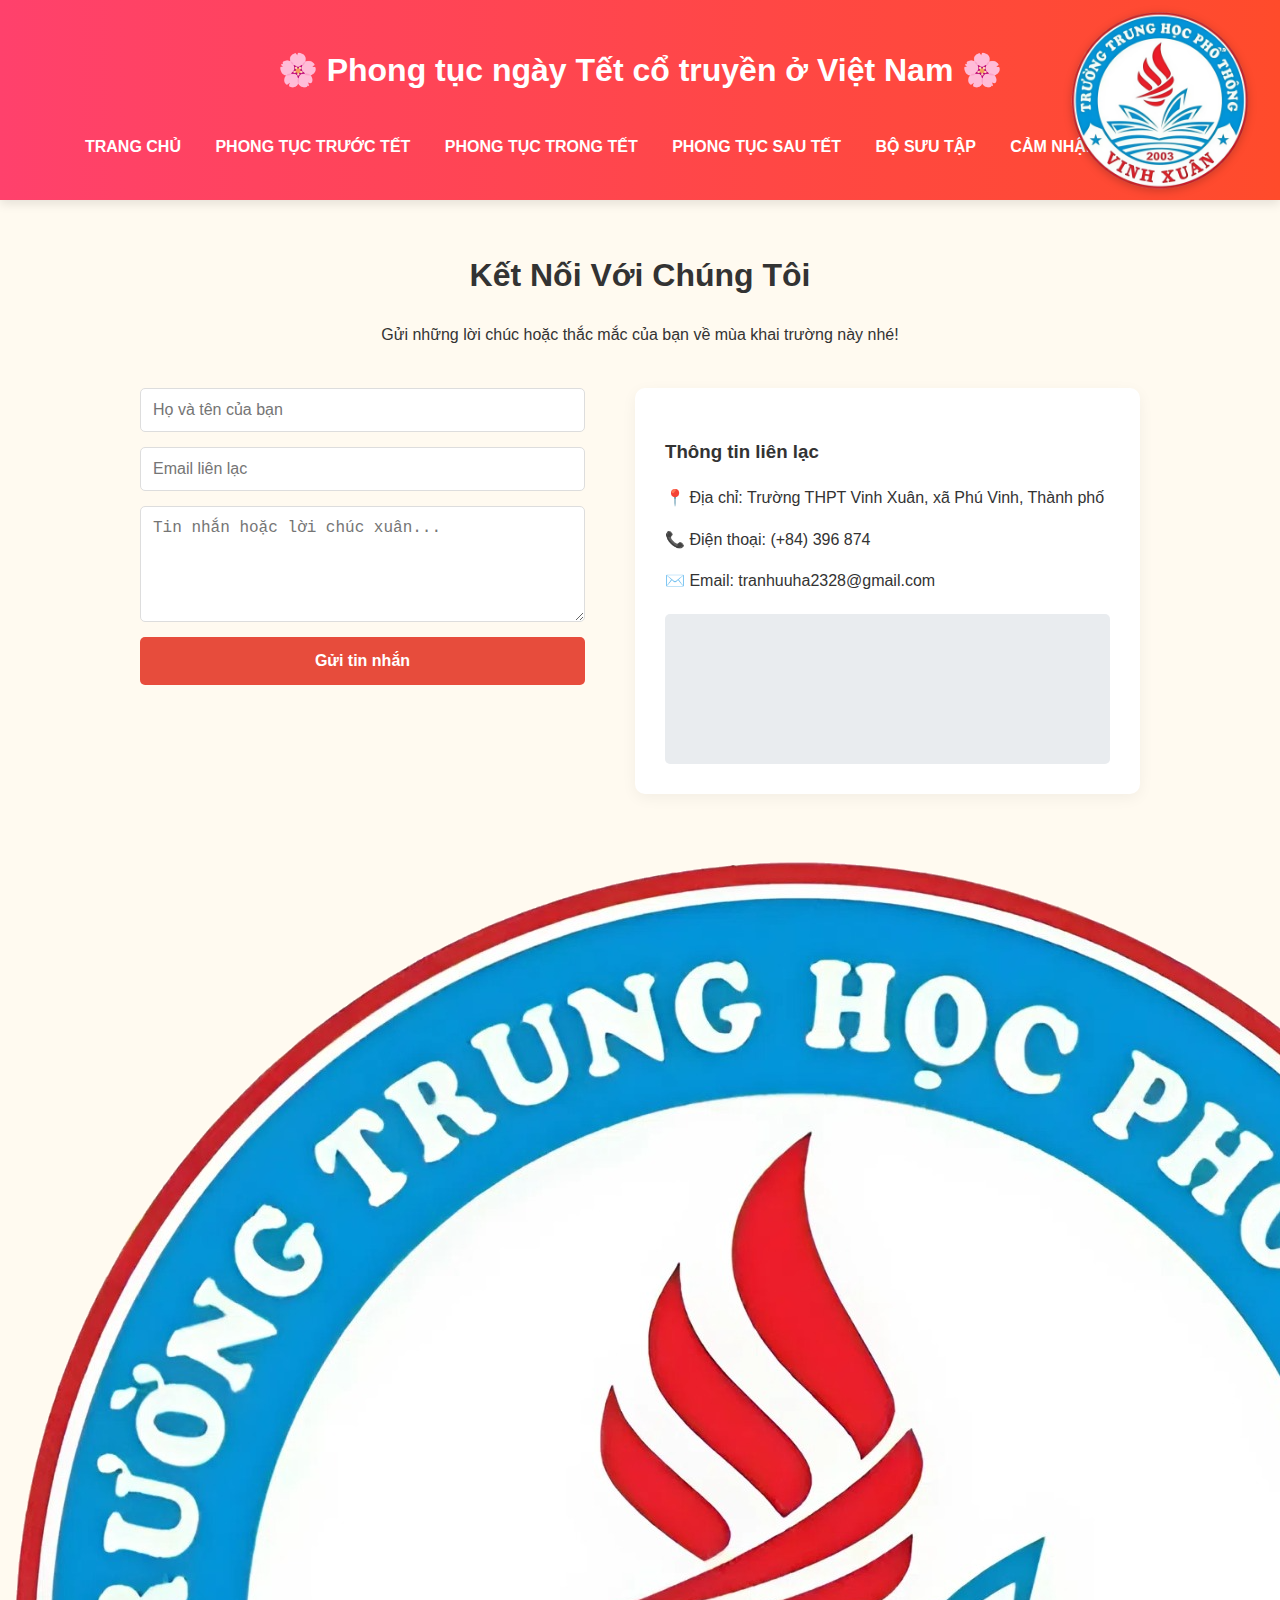
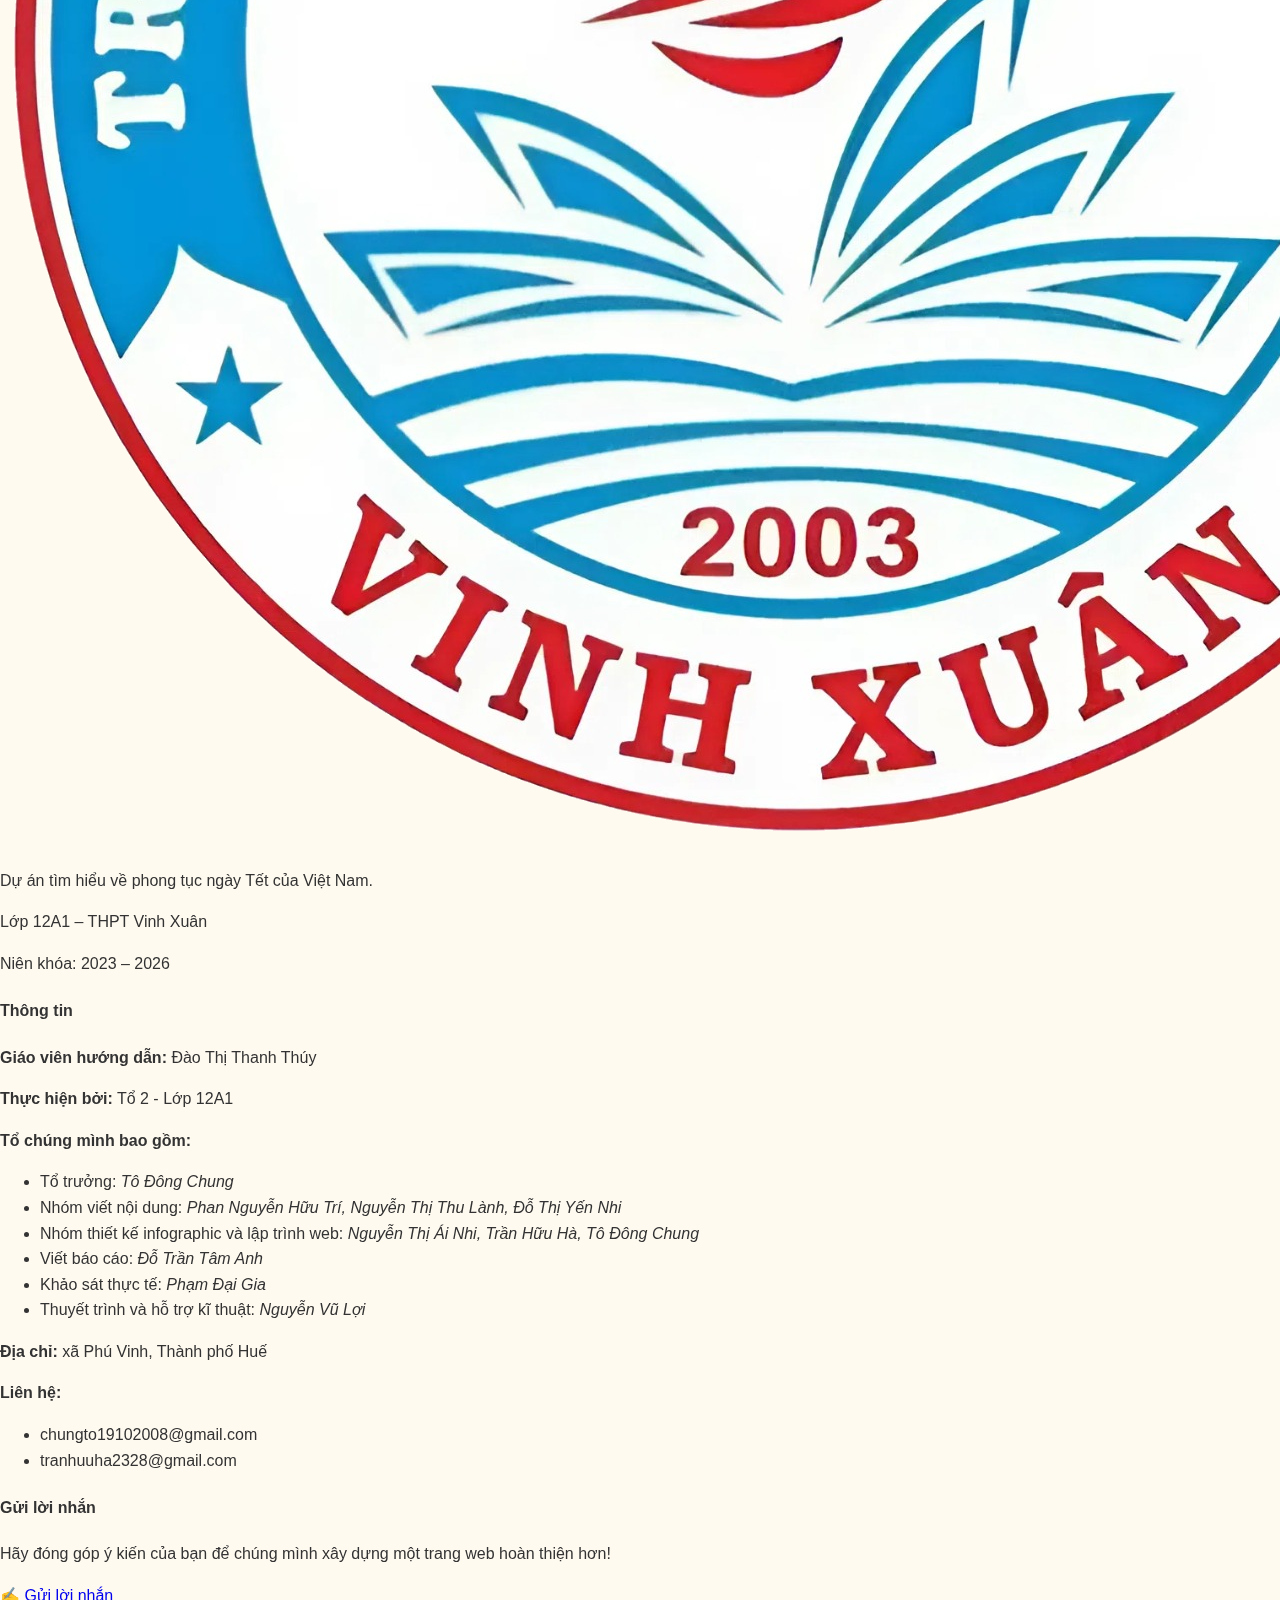
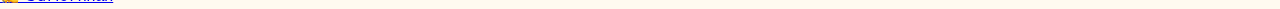
<file: lh.html>
<!DOCTYPE html>
<html lang="vi">
<head>
    <meta charset="UTF-8">
    <meta name="viewport" content="width=device-width, initial-scale=1.0">
    <link rel="icon" type="image/png" href="VN.png">
    <title>Liên Hệ - Mùa Xuân Khai Trường</title>
    <link rel="stylesheet" href="css/style.css">
</head>
<body>
    <header>
    <img src="VN.png" alt="Logo Trường THPT Vinh Xuân" class="header-logo"> 
    <h1>🌸 Phong tục ngày Tết cổ truyền ở Việt Nam 🌸</h1>
    <nav>
        <ul>
            <li><a href="index.html">Trang chủ</a></li>
            <li><a href="phongtuctruoctet.html">Phong tục trước Tết</a></li>
            <li><a href="phongtuctrongtet.html">Phong tục trong Tết</a></li>
            <li><a href="phongtucsautet.html">Phong tục sau Tết</a></li>
            <li><a href="kk.html">Bộ sưu tập</a></li>
            <li><a href="cn.html">Cảm nhận</a></li>
            <li><a href="lh.html" class="active">Liên hệ</a></li>
        </ul>
    </nav>
</header>

    <main class="contact-container">
        <h1>Kết Nối Với Chúng Tôi</h1>
        <p>Gửi những lời chúc hoặc thắc mắc của bạn về mùa khai trường này nhé!</p>

        <div class="contact-content">
            <form class="contact-form">
                <input type="text" placeholder="Họ và tên của bạn" required>
                <input type="email" placeholder="Email liên lạc" required>
                <textarea placeholder="Tin nhắn hoặc lời chúc xuân..." rows="5" required></textarea>
                <button type="submit">Gửi tin nhắn</button>
            </form>

            <div class="contact-info">
                <h3>Thông tin liên lạc</h3>
                <p>📍 Địa chỉ: Trường THPT Vinh Xuân, xã Phú Vinh, Thành phố </p>
                <p>📞 Điện thoại: (+84) 396 874 </p>
                <p>✉️ Email: tranhuuha2328@gmail.com</p>
                <div class="map-placeholder">
                    <iframe src="https://www.google.com/maps/embed?pb=!1m18!1m12!1m3!1d3646.734432251526!2d107.751544074926!3d16.471383684267987!2m3!1f0!2f0!3f0!3m2!1i1024!2i768!4f13.1!3m3!1m2!1s0x31419e7cee31fa13%3A0x72eaca184ae9bae6!2zVHLGsOG7nW5nIFRIUFQgVmluaCBYdcOibg!5e1!3m2!1svi!2s!4v1771748100883!5m2!1svi!2s" width="400" height="250" style="border:0;" allowfullscreen="" loading="lazy" referrerpolicy="no-referrer-when-downgrade"></iframe>
                </div>
            </div>
        </div>
    </main>
    <footer class="footer-section">
    <div class="footer-container">
        <div class="footer-col">
            <div class="footer-logo">
                <img src="VN.png" alt="Logo">
            </div>
            <p>Dự án tìm hiểu về phong tục ngày Tết của Việt Nam.</p>
            <p>Lớp 12A1 – THPT Vinh Xuân</p>
            <p>Niên khóa: 2023 – 2026</p>
        </div>

        <div class="footer-col">
            <h4>Thông tin</h4>
            <p><strong>Giáo viên hướng dẫn:</strong> Đào Thị Thanh Thúy</p>
            <p><strong>Thực hiện bởi:</strong> Tổ 2 - Lớp 12A1 </p>
            <p><strong>Tổ chúng mình bao gồm:</strong></p>
            <ul>
                <li>Tổ trưởng: <em>Tô Đông Chung</em></li>
                <li>Nhóm viết nội dung: <em>Phan Nguyễn Hữu Trí, Nguyễn Thị Thu Lành, Đỗ Thị Yến Nhi</em></li>
                <li>Nhóm thiết kế infographic và lập trình web: <em>Nguyễn Thị Ái Nhi, Trần Hữu Hà, Tô Đông Chung </em></li>
                <li>Viết báo cáo: <em>Đỗ Trần Tâm Anh</em></li>
                <li>Khảo sát thực tế: <em>Phạm Đại Gia</em></li>
                <li>Thuyết trình và hỗ trợ kĩ thuật: <em>Nguyễn Vũ Lợi</em></li>
            </ul>
            <p><strong>Địa chỉ:</strong> xã Phú Vinh, Thành phố Huế</p>
            <p><strong>Liên hệ:</strong></p>
            <ul>
                <li>chungto19102008@gmail.com</li>
                <li>tranhuuha2328@gmail.com</li>
            </ul>
        </div>

        <div class="footer-col">
            <h4>Gửi lời nhắn</h4>
            <p>Hãy đóng góp ý kiến của bạn để chúng mình xây dựng một trang web hoàn thiện hơn!</p>
            <a href="cn.html" class="btn-message">
                <span>✍️</span> Gửi lời nhắn
            </a>
        </div>
    </div>
</body>
</html>
</file>
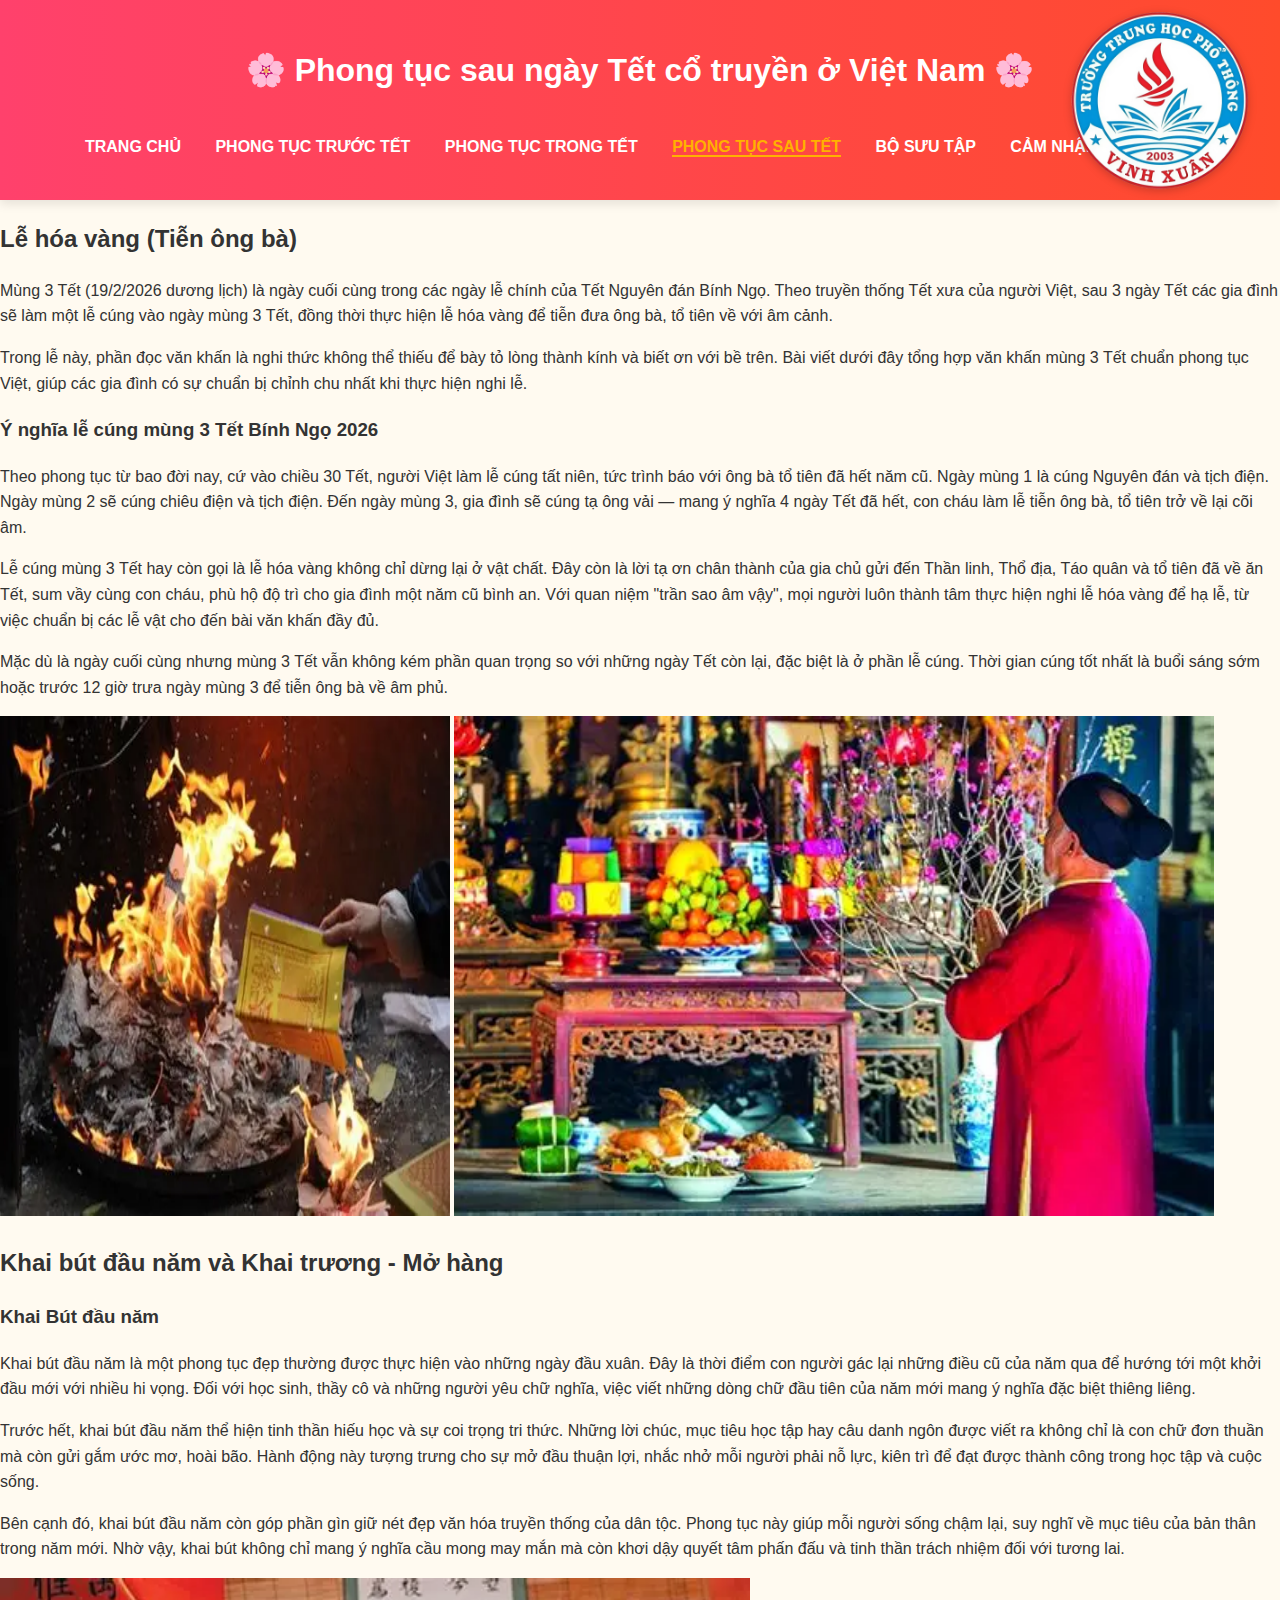
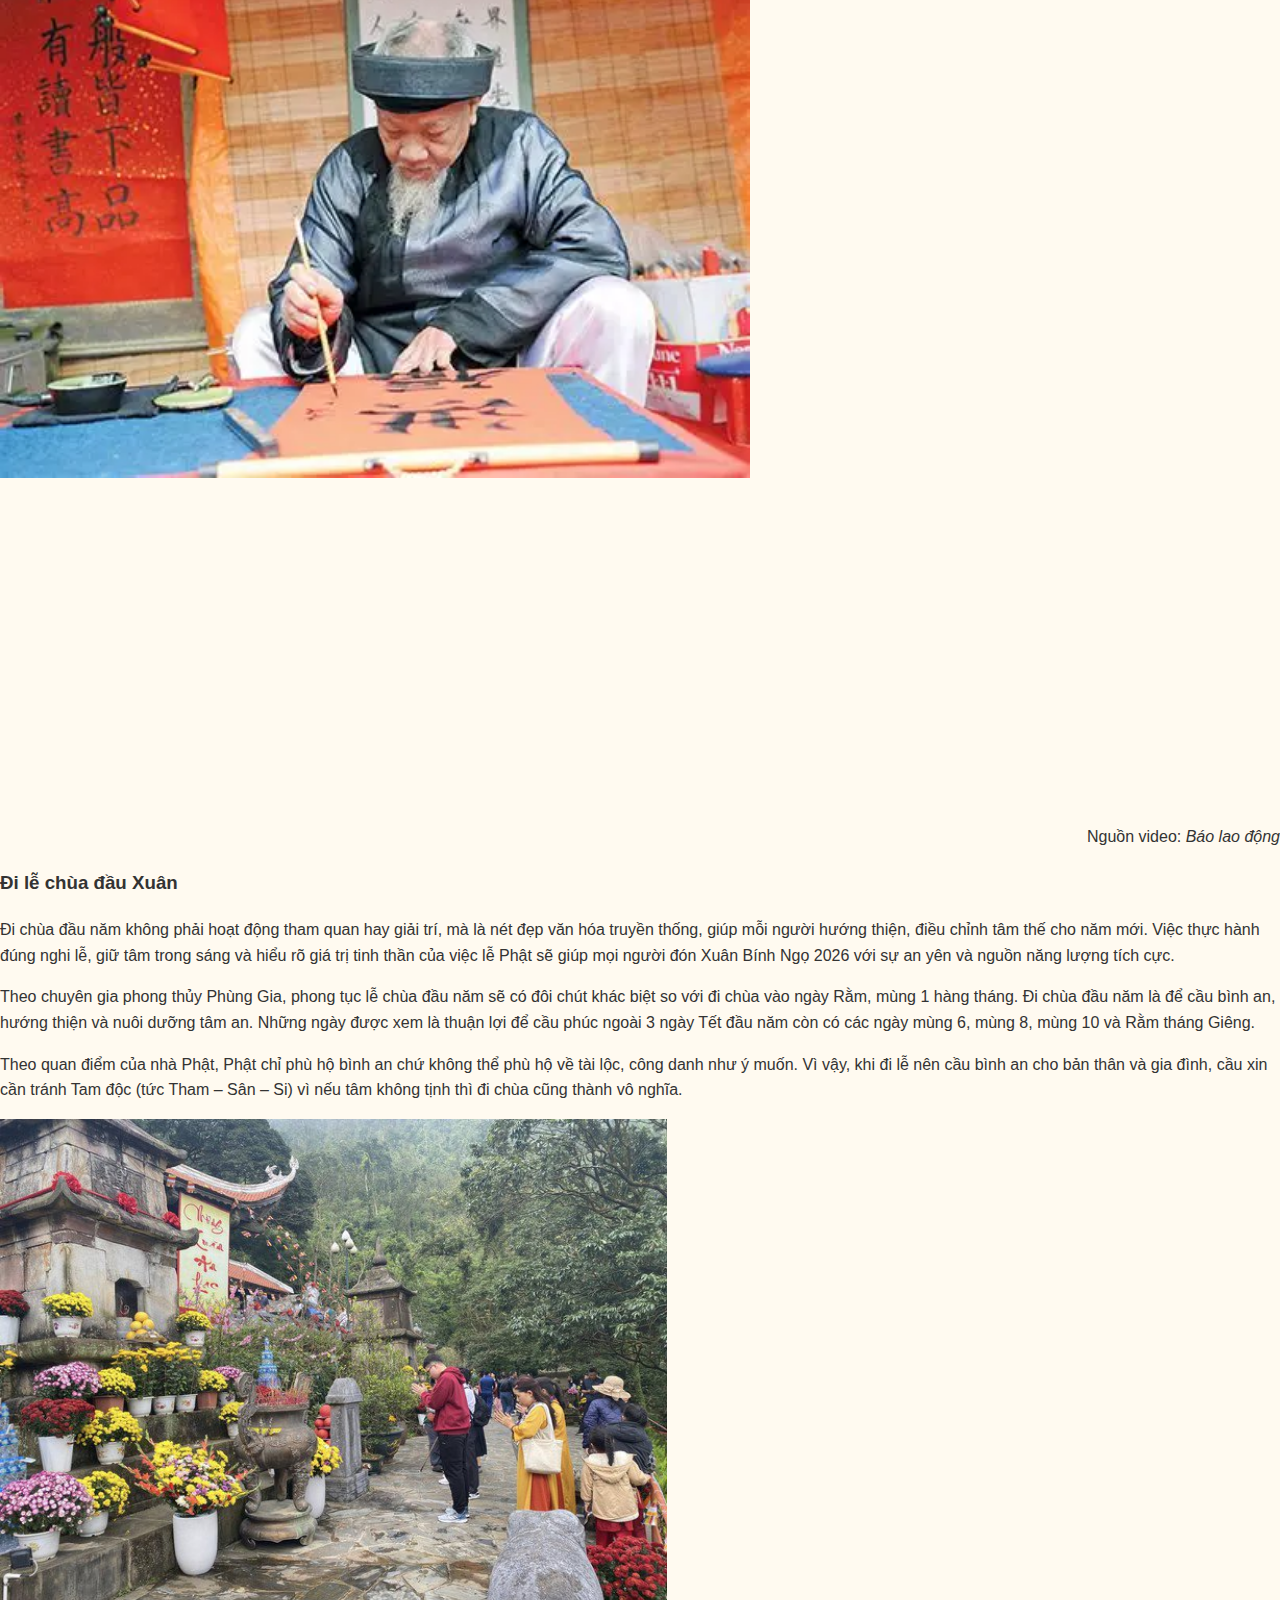
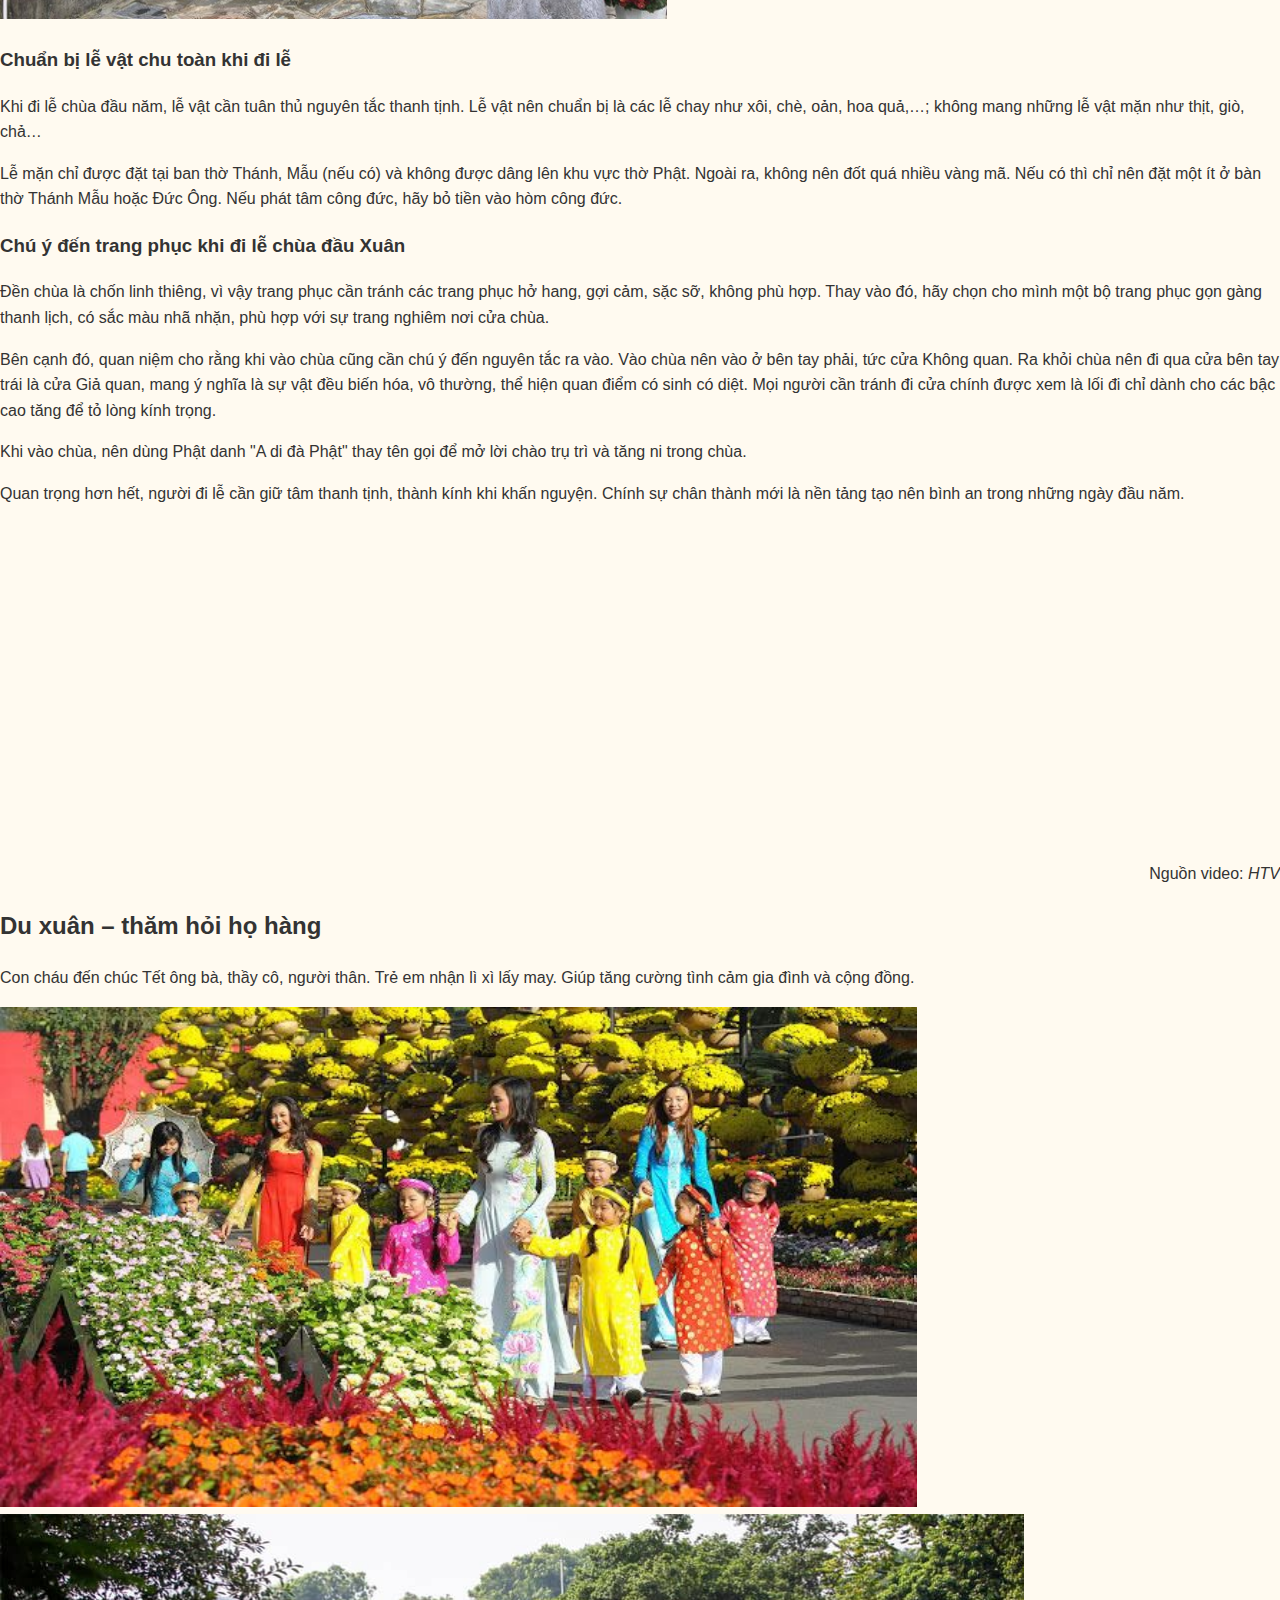
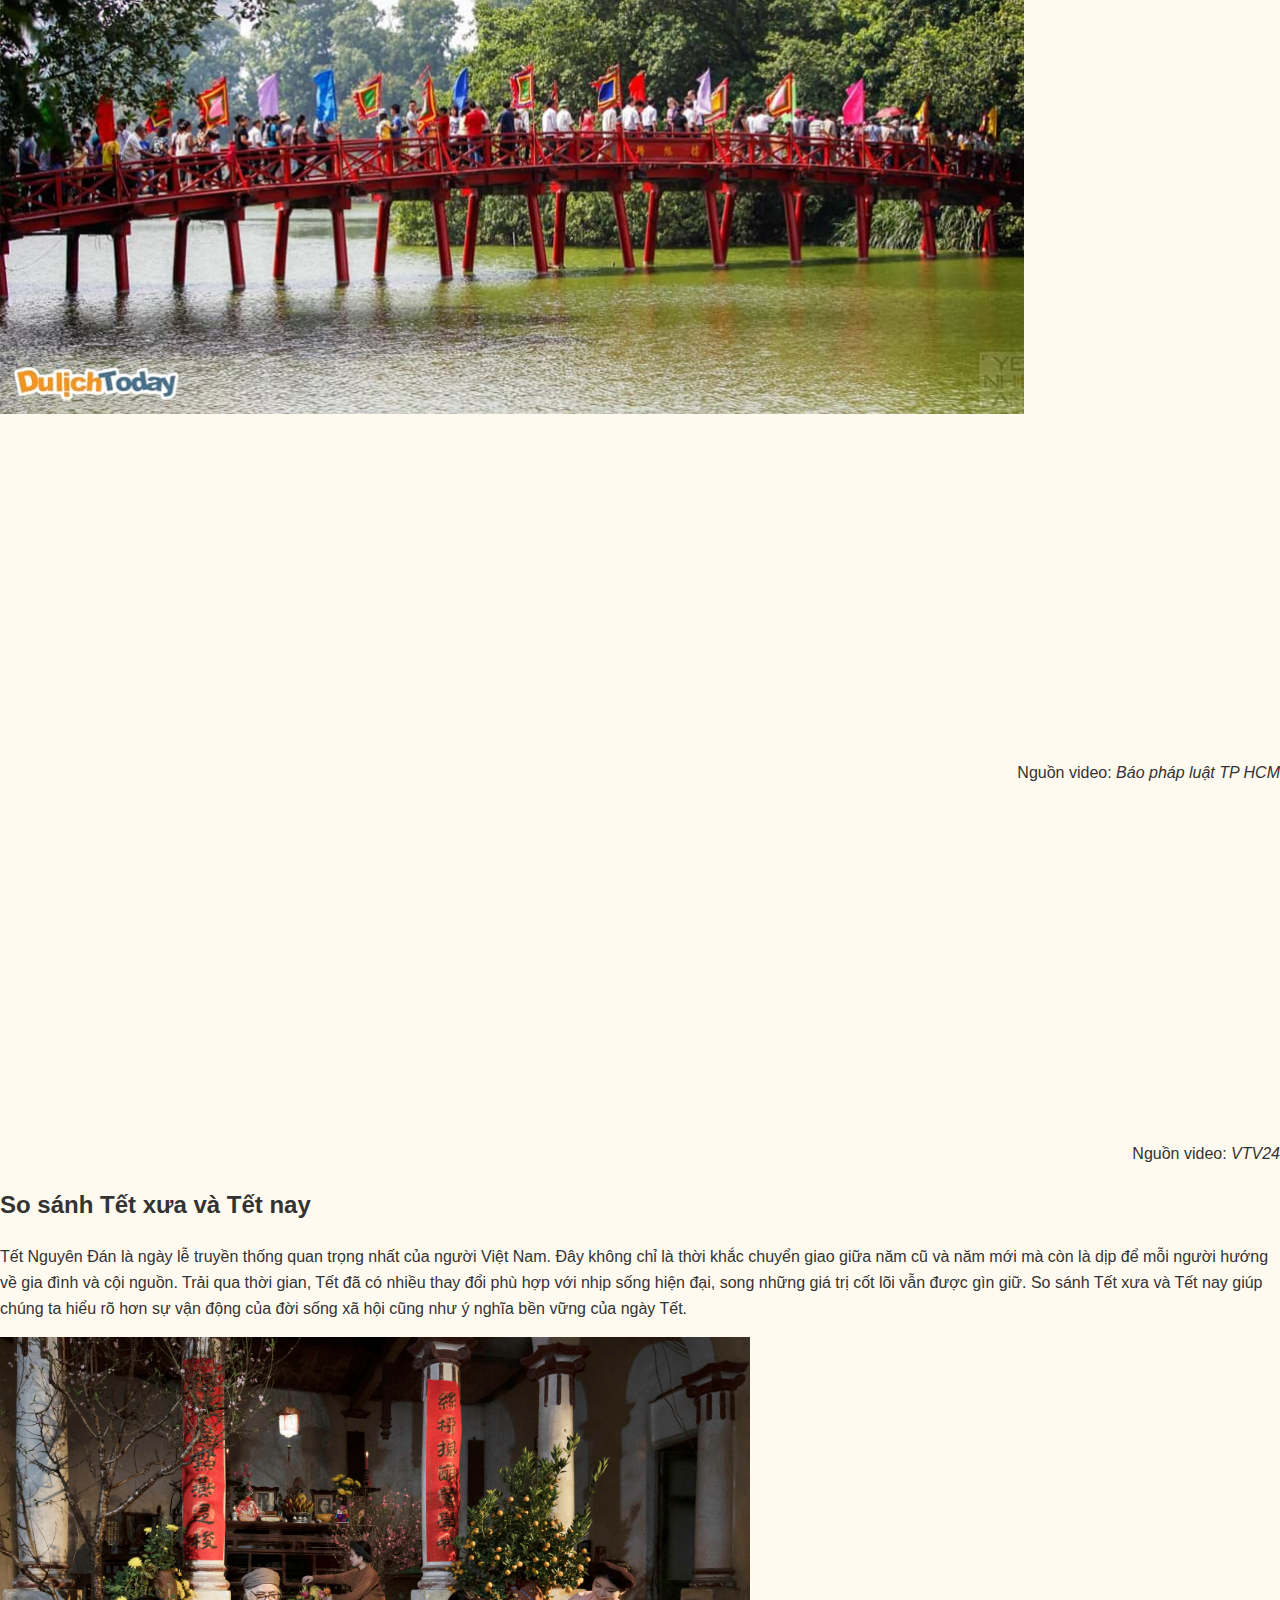
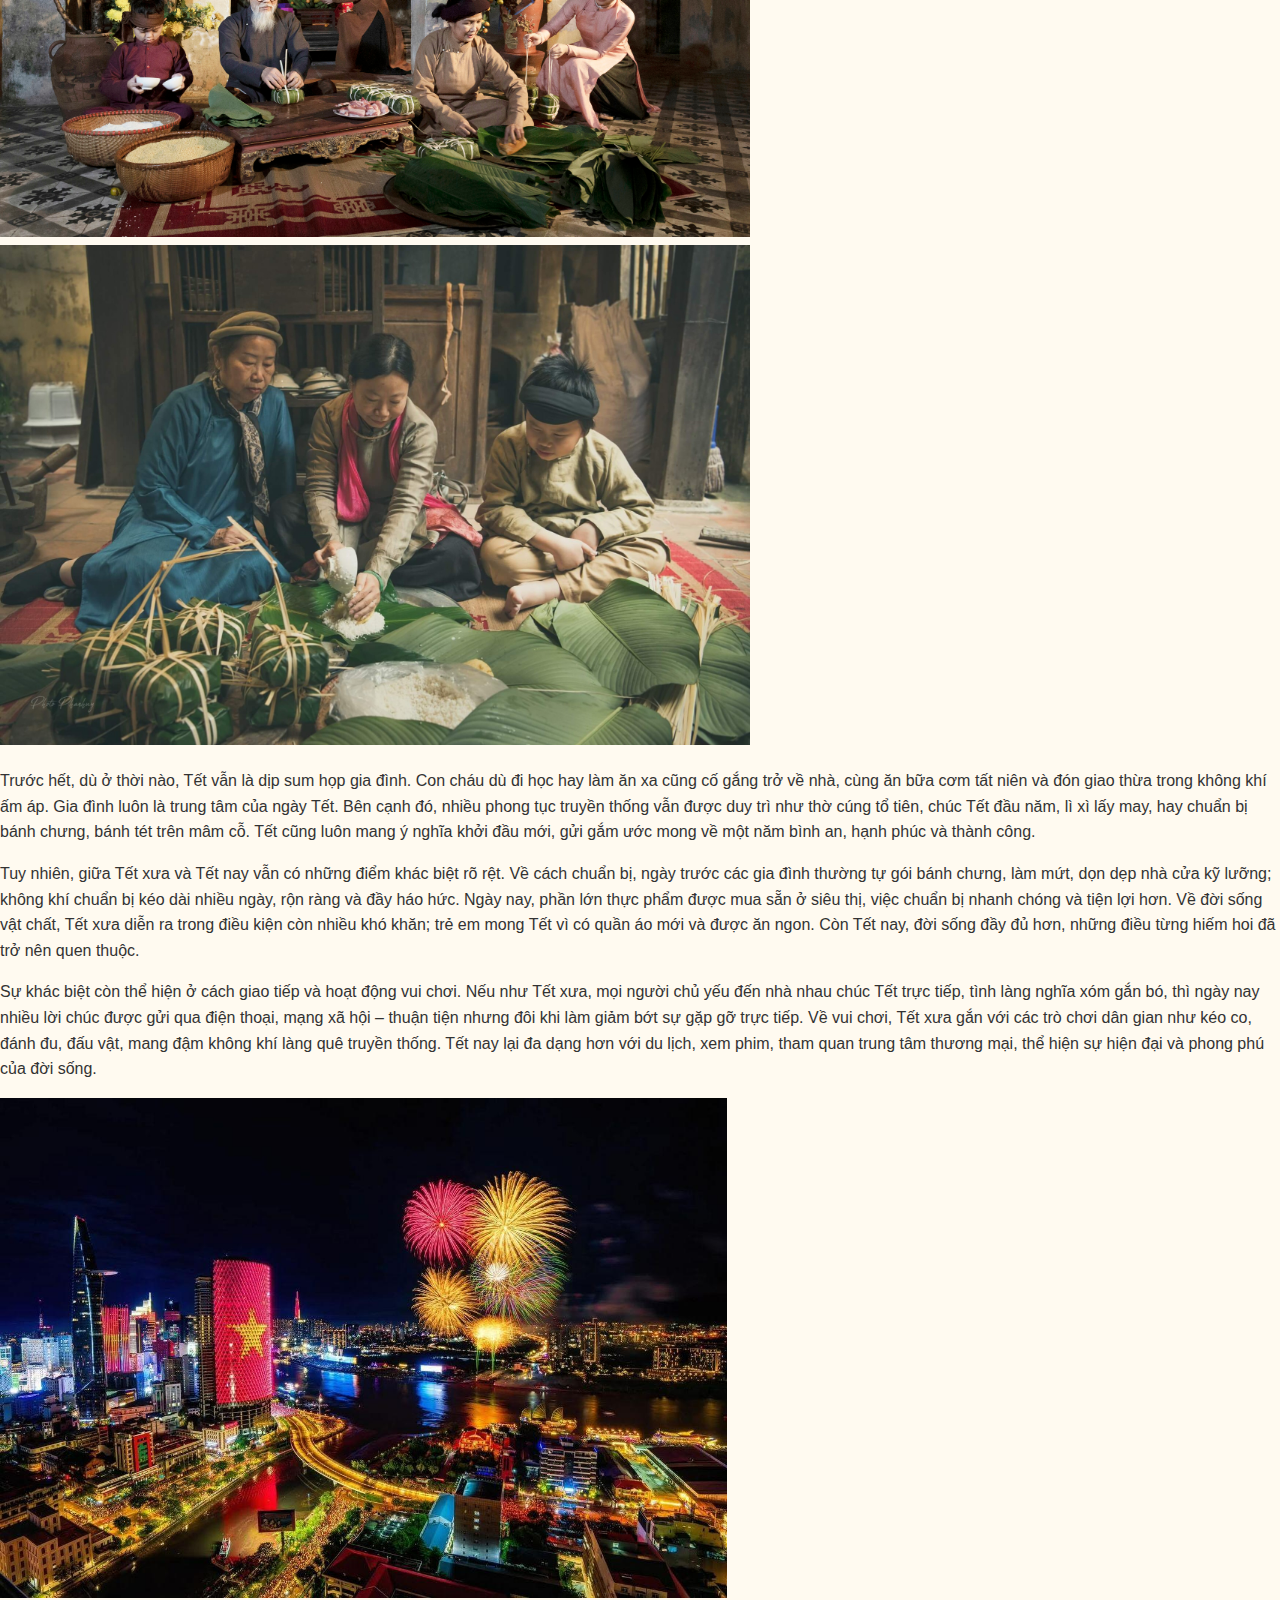
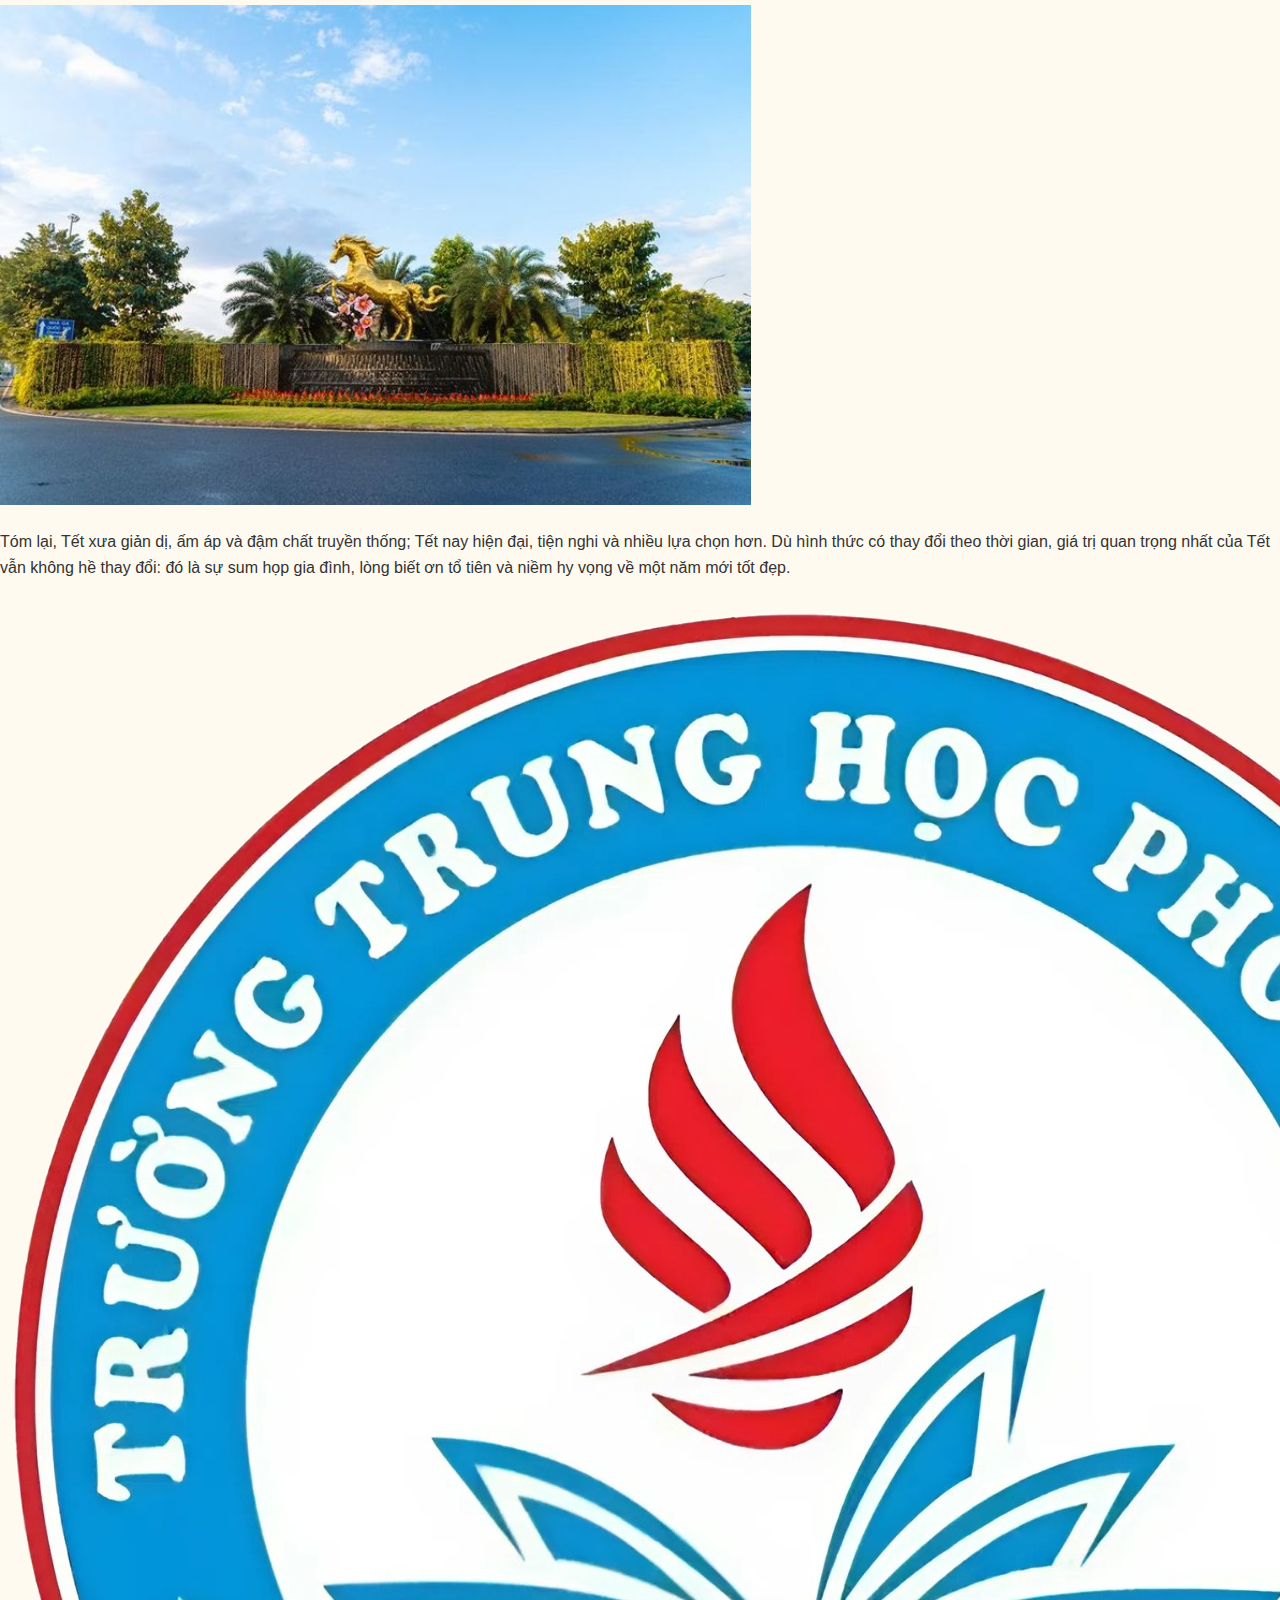
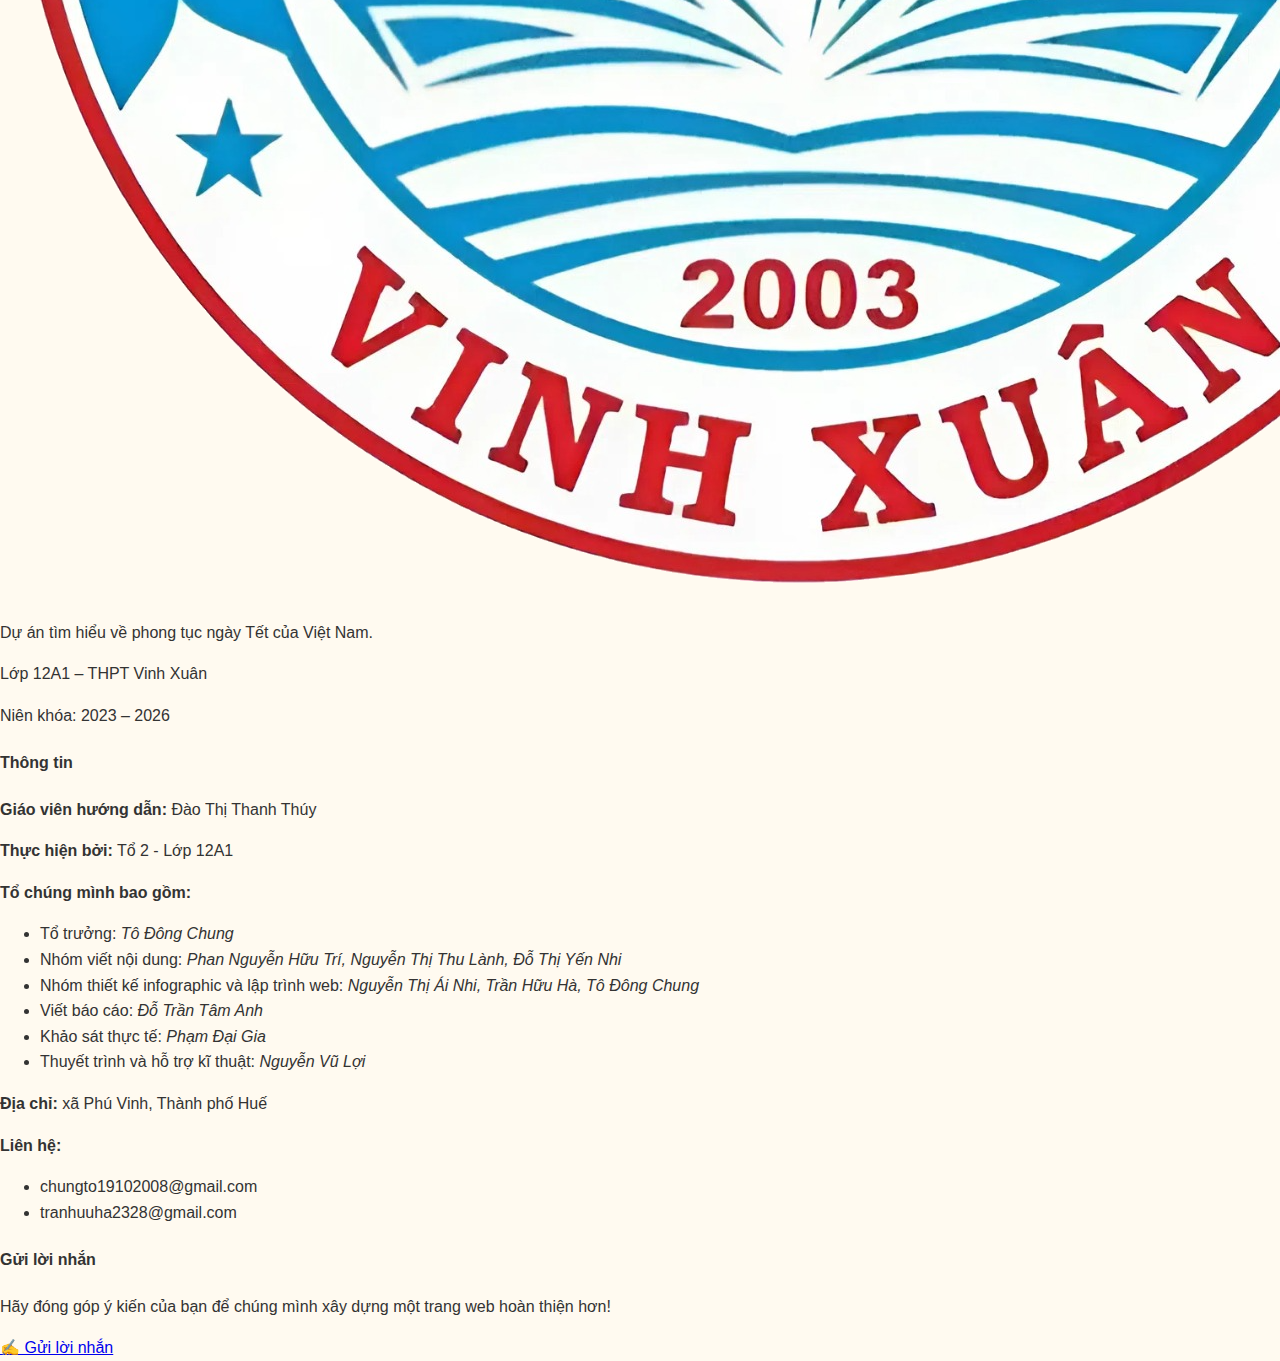
<file: phongtucsautet.html>
<!DOCTYPE html>
<html lang="vi">
<head>
    <meta charset="UTF-8">
    <meta name="viewport" content="width=device-width, initial-scale=1.0">
    <link rel="icon" type="image/png" href="VN.png">
    <title>Phong tục sau ngày Tết cổ truyền ở Việt Nam</title>
    <link rel="stylesheet" href="css/style.css">
    <link href="https://fonts.googleapis.com/css2?family=Dancing+Script:wght@600&family=Patrick+Hand&display=swap" rel="stylesheet">
    <style>
        /* Animation thẻ bài xuất hiện nhẹ nhàng */
        .card { animation: floatUp 0.6s ease-out; }
        @keyframes floatUp { from { opacity: 0; transform: translateY(20px) scale(0.9); } to { opacity: 1; transform: translateY(0) scale(1); } }
    </style>
</head>
<body>
    <header>
    <img src="VN.png" alt="Logo Trường THPT Vinh Xuân" class="header-logo"> 
    <h1>🌸 Phong tục sau ngày Tết cổ truyền ở Việt Nam 🌸</h1>
    <nav>
        <ul>
            <li><a href="index.html">Trang chủ</a></li>
            <li><a href="phongtuctruoctet.html">Phong tục trước Tết</a></li>
            <li><a href="phongtuctrongtet.html">Phong tục trong Tết</a></li>
            <li><a href="phongtucsautet.html" class="active">Phong tục sau Tết</a></li>
            <li><a href="kk.html">Bộ sưu tập</a></li>
            <li><a href="cn.html">Cảm nhận</a></li>
            <li><a href="lh.html">Liên hệ</a></li>
        </ul>
    </nav>
</header>

    

<section class="the intro">
            <h2>Lễ hóa vàng (Tiễn ông bà)</h2>
            <p>Mùng 3 Tết (19/2/2026 dương lịch) là ngày cuối cùng trong các ngày lễ chính của Tết Nguyên đán Bính Ngọ. Theo truyền thống Tết xưa của người Việt, sau 3 ngày Tết các gia đình sẽ làm một lễ cúng vào ngày mùng 3 Tết, đồng thời thực hiện lễ hóa vàng để tiễn đưa ông bà, tổ tiên về với âm cảnh.</p>

            <p>Trong lễ này, phần đọc văn khấn là nghi thức không thể thiếu để bày tỏ lòng thành kính và biết ơn với bề trên. Bài viết dưới đây tổng hợp văn khấn mùng 3 Tết chuẩn phong tục Việt, giúp các gia đình có sự chuẩn bị chỉnh chu nhất khi thực hiện nghi lễ.</p>

            <h3>Ý nghĩa lễ cúng mùng 3 Tết Bính Ngọ 2026</h3>
            <p>Theo phong tục từ bao đời nay, cứ vào chiều 30 Tết, người Việt làm lễ cúng tất niên, tức trình báo với ông bà tổ tiên đã hết năm cũ. Ngày mùng 1 là cúng Nguyên đán và tịch điện. Ngày mùng 2 sẽ cúng chiêu điện và tịch điện. Đến ngày mùng 3, gia đình sẽ cúng tạ ông vải — mang ý nghĩa 4 ngày Tết đã hết, con cháu làm lễ tiễn ông bà, tổ tiên trở về lại cõi âm.</p>

            <p>Lễ cúng mùng 3 Tết hay còn gọi là lễ hóa vàng không chỉ dừng lại ở vật chất. Đây còn là lời tạ ơn chân thành của gia chủ gửi đến Thần linh, Thổ địa, Táo quân và tổ tiên đã về ăn Tết, sum vầy cùng con cháu, phù hộ độ trì cho gia đình một năm cũ bình an. Với quan niệm "trần sao âm vậy", mọi người luôn thành tâm thực hiện nghi lễ hóa vàng để hạ lễ, từ việc chuẩn bị các lễ vật cho đến bài văn khấn đầy đủ.</p>

            <p>Mặc dù là ngày cuối cùng nhưng mùng 3 Tết vẫn không kém phần quan trọng so với những ngày Tết còn lại, đặc biệt là ở phần lễ cúng. Thời gian cúng tốt nhất là buổi sáng sớm hoặc trước 12 giờ trưa ngày mùng 3 để tiễn ông bà về âm phủ.</p>

            <img src="anh/cungm3.jpg" alt="ảnh xông đất 1" height="500" width="450">
            <img src="anh/lehoavang.jpg" alt="ảnh xông đất 1" height="500">


            <h2>Khai bút đầu năm và Khai trương - Mở hàng</h2>
            <h3>Khai Bút đầu năm</h3>
            <p>
                Khai bút đầu năm là một phong tục đẹp thường được thực hiện vào những ngày đầu xuân. Đây là thời điểm con người gác lại những điều cũ của năm qua để hướng tới một khởi đầu mới với nhiều hi vọng. Đối với học sinh, thầy cô và những người yêu chữ nghĩa, việc viết những dòng chữ đầu tiên của năm mới mang ý nghĩa đặc biệt thiêng liêng.</p>

        
            <p>Trước hết, khai bút đầu năm thể hiện tinh thần hiếu học và sự coi trọng tri thức. Những lời chúc, mục tiêu học tập hay câu danh ngôn được viết ra không chỉ là con chữ đơn thuần mà còn gửi gắm ước mơ, hoài bão. Hành động này tượng trưng cho sự mở đầu thuận lợi, nhắc nhở mỗi người phải nỗ lực, kiên trì để đạt được thành công trong học tập và cuộc sống.</p>

            <p>Bên cạnh đó, khai bút đầu năm còn góp phần gìn giữ nét đẹp văn hóa truyền thống của dân tộc. Phong tục này giúp mỗi người sống chậm lại, suy nghĩ về mục tiêu của bản thân trong năm mới. Nhờ vậy, khai bút không chỉ mang ý nghĩa cầu mong may mắn mà còn khơi dậy quyết tâm phấn đấu và tinh thần trách nhiệm đối với tương lai.
            </p>
            <img src="anh/khaibut.jpg" height="500">
            <iframe width="560" height="315" src="https://www.youtube.com/embed/jOgmx1NqOp0?si=SiwPUA231BGeHwYM" title="YouTube video player" frameborder="0" allow="accelerometer; autoplay; clipboard-write; encrypted-media; gyroscope; picture-in-picture; web-share" referrerpolicy="strict-origin-when-cross-origin" allowfullscreen></iframe>
            <p style="text-align: right;">Nguồn video: <em>Báo lao động</em></p>

            <h3>Đi lễ chùa đầu Xuân</h3>
            <p>Đi chùa đầu năm không phải hoạt động tham quan hay giải trí, mà là nét đẹp văn hóa truyền thống, giúp mỗi người hướng thiện, điều chỉnh tâm thế cho năm mới. Việc thực hành đúng nghi lễ, giữ tâm trong sáng và hiểu rõ giá trị tinh thần của việc lễ Phật sẽ giúp mọi người đón Xuân Bính Ngọ 2026 với sự an yên và nguồn năng lượng tích cực.</p>

            <p>Theo chuyên gia phong thủy Phùng Gia, phong tục lễ chùa đầu năm sẽ có đôi chút khác biệt so với đi chùa vào ngày Rằm, mùng 1 hàng tháng. Đi chùa đầu năm là để cầu bình an, hướng thiện và nuôi dưỡng tâm an. Những ngày được xem là thuận lợi để cầu phúc ngoài 3 ngày Tết đầu năm còn có các ngày mùng 6, mùng 8, mùng 10 và Rằm tháng Giêng.</p>

            <p>Theo quan điểm của nhà Phật, Phật chỉ phù hộ bình an chứ không thể phù hộ về tài lộc, công danh như ý muốn. Vì vậy, khi đi lễ nên cầu bình an cho bản thân và gia đình, cầu xin cần tránh Tam độc (tức Tham – Sân – Si) vì nếu tâm không tịnh thì đi chùa cũng thành vô nghĩa.</p>

            <img src="anh/dichua.jpg" height="500">

            <h3>Chuẩn bị lễ vật chu toàn khi đi lễ</h3>
            <p>Khi đi lễ chùa đầu năm, lễ vật cần tuân thủ nguyên tắc thanh tịnh. Lễ vật nên chuẩn bị là các lễ chay như xôi, chè, oản, hoa quả,…; không mang những lễ vật mặn như thịt, giò, chả…</p>

            <p>Lễ mặn chỉ được đặt tại ban thờ Thánh, Mẫu (nếu có) và không được dâng lên khu vực thờ Phật. Ngoài ra, không nên đốt quá nhiều vàng mã. Nếu có thì chỉ nên đặt một ít ở bàn thờ Thánh Mẫu hoặc Đức Ông. Nếu phát tâm công đức, hãy bỏ tiền vào hòm công đức.</p>

            <h3>Chú ý đến trang phục khi đi lễ chùa đầu Xuân</h3>
            <p>Đền chùa là chốn linh thiêng, vì vậy trang phục cần tránh các trang phục hở hang, gợi cảm, sặc sỡ, không phù hợp. Thay vào đó, hãy chọn cho mình một bộ trang phục gọn gàng thanh lịch, có sắc màu nhã nhặn, phù hợp với sự trang nghiêm nơi cửa chùa.</p>

            <p>Bên cạnh đó, quan niệm cho rằng khi vào chùa cũng cần chú ý đến nguyên tắc ra vào. Vào chùa nên vào ở bên tay phải, tức cửa Không quan. Ra khỏi chùa nên đi qua cửa bên tay trái là cửa Giả quan, mang ý nghĩa là sự vật đều biến hóa, vô thường, thể hiện quan điểm có sinh có diệt. Mọi người cần tránh đi cửa chính được xem là lối đi chỉ dành cho các bậc cao tăng để tỏ lòng kính trọng.</p>

            <p>Khi vào chùa, nên dùng Phật danh "A di đà Phật" thay tên gọi để mở lời chào trụ trì và tăng ni trong chùa.</p>

            <p>Quan trọng hơn hết, người đi lễ cần giữ tâm thanh tịnh, thành kính khi khấn nguyện. Chính sự chân thành mới là nền tảng tạo nên bình an trong những ngày đầu năm.</p>

            <iframe width="560" height="315" src="https://www.youtube.com/embed/dV3DnqL5ph4?si=msqCEJhqGDHcHMJK" title="YouTube video player" frameborder="0" allow="accelerometer; autoplay; clipboard-write; encrypted-media; gyroscope; picture-in-picture; web-share" referrerpolicy="strict-origin-when-cross-origin" allowfullscreen></iframe>
            <p style="text-align: right;">Nguồn video: <em>HTV</em></p>



            <h2>Du xuân – thăm hỏi họ hàng</h2>

            <p>Con cháu đến chúc Tết ông bà, thầy cô, người thân. Trẻ em nhận lì xì lấy may. Giúp tăng cường tình cảm gia đình và cộng đồng.</p>
            <img src="anh/duxuan.jpg" height="500">
            <img src="anh/choixuan.jpg" height="500">
            <iframe width="560" height="315" src="https://www.youtube.com/embed/Ty2UhvNokR0?si=LxU_mOTCjHYt4e0n" title="YouTube video player" frameborder="0" allow="accelerometer; autoplay; clipboard-write; encrypted-media; gyroscope; picture-in-picture; web-share" referrerpolicy="strict-origin-when-cross-origin" allowfullscreen></iframe>
            <p style="text-align: right;">Nguồn video: <em>Báo pháp luật TP HCM</em></p>

            <iframe width="560" height="315" src="https://www.youtube.com/embed/GM3vT4eeszY?si=4hgT6VIgL9vJyvoD" title="YouTube video player" frameborder="0" allow="accelerometer; autoplay; clipboard-write; encrypted-media; gyroscope; picture-in-picture; web-share" referrerpolicy="strict-origin-when-cross-origin" allowfullscreen></iframe>
            <p style="text-align: right;">Nguồn video: <em>VTV24</em></p>

            <h2>So sánh Tết xưa và Tết nay</h2>
            <p>Tết Nguyên Đán là ngày lễ truyền thống quan trọng nhất của người Việt Nam. Đây không chỉ là thời khắc chuyển giao giữa năm cũ và năm mới mà còn là dịp để mỗi người hướng về gia đình và cội nguồn. Trải qua thời gian, Tết đã có nhiều thay đổi phù hợp với nhịp sống hiện đại, song những giá trị cốt lõi vẫn được gìn giữ. So sánh Tết xưa và Tết nay giúp chúng ta hiểu rõ hơn sự vận động của đời sống xã hội cũng như ý nghĩa bền vững của ngày Tết.</p>

            <img src="anh/tetxua.jpg" height="500">
            <img src="anh/xuatet.jpg" height="500">

            <p>Trước hết, dù ở thời nào, Tết vẫn là dịp sum họp gia đình. Con cháu dù đi học hay làm ăn xa cũng cố gắng trở về nhà, cùng ăn bữa cơm tất niên và đón giao thừa trong không khí ấm áp. Gia đình luôn là trung tâm của ngày Tết. Bên cạnh đó, nhiều phong tục truyền thống vẫn được duy trì như thờ cúng tổ tiên, chúc Tết đầu năm, lì xì lấy may, hay chuẩn bị bánh chưng, bánh tét trên mâm cỗ. Tết cũng luôn mang ý nghĩa khởi đầu mới, gửi gắm ước mong về một năm bình an, hạnh phúc và thành công.</p>

            <p>Tuy nhiên, giữa Tết xưa và Tết nay vẫn có những điểm khác biệt rõ rệt. Về cách chuẩn bị, ngày trước các gia đình thường tự gói bánh chưng, làm mứt, dọn dẹp nhà cửa kỹ lưỡng; không khí chuẩn bị kéo dài nhiều ngày, rộn ràng và đầy háo hức. Ngày nay, phần lớn thực phẩm được mua sẵn ở siêu thị, việc chuẩn bị nhanh chóng và tiện lợi hơn. Về đời sống vật chất, Tết xưa diễn ra trong điều kiện còn nhiều khó khăn; trẻ em mong Tết vì có quần áo mới và được ăn ngon. Còn Tết nay, đời sống đầy đủ hơn, những điều từng hiếm hoi đã trở nên quen thuộc.</p>

            <p>Sự khác biệt còn thể hiện ở cách giao tiếp và hoạt động vui chơi. Nếu như Tết xưa, mọi người chủ yếu đến nhà nhau chúc Tết trực tiếp, tình làng nghĩa xóm gắn bó, thì ngày nay nhiều lời chúc được gửi qua điện thoại, mạng xã hội – thuận tiện nhưng đôi khi làm giảm bớt sự gặp gỡ trực tiếp. Về vui chơi, Tết xưa gắn với các trò chơi dân gian như kéo co, đánh đu, đấu vật, mang đậm không khí làng quê truyền thống. Tết nay lại đa dạng hơn với du lịch, xem phim, tham quan trung tâm thương mại, thể hiện sự hiện đại và phong phú của đời sống.</p>

            <img src="anh/tetnay.jpg" height="500">
            <img src="anh/ngua.jpg" height="500">

            <p>Tóm lại, Tết xưa giản dị, ấm áp và đậm chất truyền thống; Tết nay hiện đại, tiện nghi và nhiều lựa chọn hơn. Dù hình thức có thay đổi theo thời gian, giá trị quan trọng nhất của Tết vẫn không hề thay đổi: đó là sự sum họp gia đình, lòng biết ơn tổ tiên và niềm hy vọng về một năm mới tốt đẹp.</p>
            
        </section>



    
    <footer class="footer-section">
    <div class="footer-container">
        <div class="footer-col">
            <div class="footer-logo">
                <img src="VN.png" alt="Logo">
            </div>
            <p>Dự án tìm hiểu về phong tục ngày Tết của Việt Nam.</p>
            <p>Lớp 12A1 – THPT Vinh Xuân</p>
            <p>Niên khóa: 2023 – 2026</p>
        </div>

        <div class="footer-col">
            <h4>Thông tin</h4>
            <p><strong>Giáo viên hướng dẫn:</strong> Đào Thị Thanh Thúy</p>
            <p><strong>Thực hiện bởi:</strong> Tổ 2 - Lớp 12A1 </p>
            <p><strong>Tổ chúng mình bao gồm:</strong></p>
            <ul>
                <li>Tổ trưởng: <em>Tô Đông Chung</em></li>
                <li>Nhóm viết nội dung: <em>Phan Nguyễn Hữu Trí, Nguyễn Thị Thu Lành, Đỗ Thị Yến Nhi</em></li>
                <li>Nhóm thiết kế infographic và lập trình web: <em>Nguyễn Thị Ái Nhi, Trần Hữu Hà, Tô Đông Chung </em></li>
                <li>Viết báo cáo: <em>Đỗ Trần Tâm Anh</em></li>
                <li>Khảo sát thực tế: <em>Phạm Đại Gia</em></li>
                <li>Thuyết trình và hỗ trợ kĩ thuật: <em>Nguyễn Vũ Lợi</em></li>
            </ul>
            <p><strong>Địa chỉ:</strong> xã Phú Vinh, Thành phố Huế</p>
            <p><strong>Liên hệ:</strong></p>
            <ul>
                <li>chungto19102008@gmail.com</li>
                <li>tranhuuha2328@gmail.com</li>
            </ul>
        </div>

        <div class="footer-col">
            <h4>Gửi lời nhắn</h4>
            <p>Hãy đóng góp ý kiến của bạn để chúng mình xây dựng một trang web hoàn thiện hơn!</p>
            <a href="cn.html" class="btn-message">
                <span>✍️</span> Gửi lời nhắn
            </a>
        </div>
    </div>
</body>
</html>
</file>
<file: css/style.css>
body {
    font-family: 'Segoe UI', Tahoma, Geneva, Verdana, sans-serif;
    margin: 0;
    line-height: 1.6;
    color: #333;
    background-color: #fffaf0; /* Màu trắng kem nhẹ nhàng */
}

header {
    background: linear-gradient(to right, #ff416c, #ff4b2b); /* Màu đỏ cam rực rỡ */
    color: white;
    padding: 2rem 0;
    text-align: center;
    box-shadow: 0 4px 10px rgba(0,0,0,0.1);
}

nav ul {
    list-style: none;
    padding: 0;
}

nav ul li {
    display: inline;
    margin: 0 15px;
}

nav ul li a {
    color: white;
    text-decoration: none;
    font-weight: bold;
    text-transform: uppercase;
}

.hero {
    height: 400px;
    background-image: linear-gradient(rgba(0,0,0,0.3), rgba(0,0,0,0.3)), 
                      url('https://images.unsplash.com/photo-1506744038136-46273834b3fb'); /* Thay bằng ảnh hoa xuân của bạn */
    background-size: cover;
    background-position: center;
    display: flex;
    flex-direction: column;
    justify-content: center;
    align-items: center;
    color: white;
    text-align: center;
}

.hero h2 {
    font-size: 3rem;
    text-shadow: 2px 2px 4px rgba(0,0,0,0.5);
}

button {
    background-color: #f1c40f;
    border: none;
    padding: 12px 30px;
    font-size: 1rem;
    cursor: pointer;
    border-radius: 25px;
    transition: transform 0.3s;
}

button:hover {
    transform: scale(1.1);
    background-color: #d4ac0d;
}

/* Thiết lập cho phần Hero để hoa không bay ra ngoài */
.hero {
    position: relative;
    overflow: hidden;
}

/* Định dạng cánh hoa */
.petal {
    position: absolute;
    top: -50px;
    font-size: 20px;
    user-select: none;
    cursor: default;
    animation-name: fall;
    animation-timing-function: linear;
    animation-iteration-count: infinite;
}

/* Hiệu ứng rơi và lắc lư */
@keyframes fall {
    0% {
        top: -10%;
        transform: translateX(0) rotate(0deg);
    }
    100% {
        top: 110%;
        transform: translateX(100px) rotate(360deg);
    }
}

/* Tạo sự khác biệt cho từng cánh hoa (vị trí, thời gian rơi) */
.petal:nth-child(1) { left: 10%; animation-duration: 7s; animation-delay: 0s; }
.petal:nth-child(2) { left: 30%; animation-duration: 10s; animation-delay: 2s; }
.petal:nth-child(3) { left: 50%; animation-duration: 8s; animation-delay: 4s; }
.petal:nth-child(4) { left: 70%; animation-duration: 12s; animation-delay: 1s; }
.petal:nth-child(5) { left: 90%; animation-duration: 9s; animation-delay: 3s; }

.gallery-container {
    padding: 50px;
    text-align: center;
}

.grid-gallery {
    display: grid;
    grid-template-columns: repeat(auto-fit, minmax(250px, 1fr));
    gap: 20px;
    padding: 20px;
}

.photo img {
    width: 100%;
    height: 200px;
    object-fit: cover; /* Giữ ảnh không bị méo */
    border-radius: 10px;
    transition: transform 0.3s;
    box-shadow: 0 4px 8px rgba(0,0,0,0.1);
}

.photo img:hover {
    transform: scale(1.05); /* Hiệu ứng phóng to nhẹ khi di chuột vào */
}

/* Tô màu link đang kích hoạt */
nav ul li a.active {
    color: #ffb100;
    border-bottom: 2px solid #ffb100;
}

.contact-container {
    max-width: 1000px;
    margin: 50px auto;
    padding: 0 20px;
    text-align: center;
}

.contact-content {
    display: flex;
    gap: 50px;
    margin-top: 40px;
    text-align: left;
    flex-wrap: wrap; /* Tự động xuống dòng trên điện thoại */
}

/* Trang trí Form */
.contact-form {
    flex: 1;
    display: flex;
    flex-direction: column;
    gap: 15px;
}

.contact-form input, .contact-form textarea {
    padding: 12px;
    border: 1px solid #ddd;
    border-radius: 5px;
    font-size: 1rem;
}

.contact-form button {
    background: #e74c3c;
    color: white;
    border: none;
    padding: 15px;
    border-radius: 5px;
    cursor: pointer;
    font-weight: bold;
}

.contact-form button:hover {
    background: #c0392b;
}

/* Trang trí thông tin bên cạnh */
.contact-info {
    flex: 1;
    background: #fff;
    padding: 30px;
    border-radius: 10px;
    box-shadow: 0 4px 15px rgba(0,0,0,0.05);
}

.map-placeholder {
    width: 100%;
    height: 150px;
    background: #e9ecef;
    margin-top: 20px;
    border-radius: 5px;
    text-align: center;
    color: #666;
}
.testimonial-page {
    padding: 50px 20px;
    max-width: 1100px;
    margin: 0 auto;
    text-align: center;
}

.intro h1 { color: #e74c3c; font-size: 2.5rem; }

.add-comment {
    margin-top: 60px;
    background: #fff;
    padding: 40px;
    border-radius: 15px;
    box-shadow: 0 10px 30px rgba(0,0,0,0.05);
    max-width: 600px;
    margin-left: auto;
    margin-right: auto;
}

.add-comment input, .add-comment textarea {
    width: 100%;
    margin-bottom: 15px;
    padding: 12px;
    border: 1px solid #ddd;
    border-radius: 8px;
    font-size: 1rem;
}

.add-comment button {
    width: 100%;
    background: #2ecc71; /* Màu xanh lá lộc non */
    color: white;
    border: none;
    padding: 15px;
    font-weight: bold;
    border-radius: 8px;
    cursor: pointer;
}
/* --- PHẦN THÊM MỚI CHO TRANG KHOẢNH KHẮC (GALLERY) --- */

/* Tiêu đề trang */
.gallery-header {
    margin-bottom: 50px;
}
.gallery-header h1 {
    color: #e74c3c;
    font-size: 2.5rem;
    margin-bottom: 10px;
}
.gallery-header p {
    color: #666;
    font-style: italic;
}

/* Chia khoảng cách giữa các Album */
.album-section {
    margin-bottom: 60px; /* Cách nhau ra cho thoáng */
    text-align: left; /* Tiêu đề căn trái cho gọn */
}

/* Trang trí tiêu đề Album */
.album-title {
    border-left: 5px solid #ff416c; /* Đường kẻ đỏ bên trái */
    padding-left: 15px;
    font-size: 1.8rem;
    color: #333;
    margin-bottom: 25px;
}

/* Nâng cấp ô chứa ảnh để làm hiệu ứng Overlay */
.photo {
    position: relative; /* Quan trọng để định vị chữ bên trong */
    overflow: hidden; /* Để hiệu ứng không bị tràn ra ngoài */
    border-radius: 10px;
    cursor: pointer;
}

/* Ảnh gốc */
.photo img {
    display: block;
    width: 100%;
    height: 250px; /* Tăng chiều cao lên chút cho đẹp */
    object-fit: cover;
    transition: transform 0.5s ease; /* Thời gian phóng to chậm rãi hơn */
}

/* Lớp phủ đen mờ (Ban đầu ẩn đi) */
.overlay {
    position: absolute;
    bottom: 0;
    left: 0;
    right: 0;
    background: linear-gradient(to top, rgba(0,0,0,0.8), transparent); /* Màu đen nhạt dần */
    overflow: hidden;
    width: 100%;
    height: 0; /* Ban đầu chiều cao = 0 (ẩn) */
    transition: .5s ease; /* Hiệu ứng trượt lên */
    display: flex;
    align-items: flex-end; /* Chữ nằm dưới đáy */
    justify-content: center;
}

/* Chữ chú thích bên trong */
.text {
    color: white;
    font-size: 1.2rem;
    font-weight: bold;
    padding: 20px;
    text-shadow: 1px 1px 3px rgba(0,0,0,0.8);
}

/* --- HIỆU ỨNG KHI DI CHUỘT (HOVER) --- */

/* Ảnh phóng to */
.photo:hover img {
    transform: scale(1.1);
}

/* Lớp phủ hiện lên */
.photo:hover .overlay {
    height: 100%; /* Tràn đầy khung hình hoặc chỉnh 50% nếu muốn */
}
/* --- PHẦN NÂNG CẤP GIAO DIỆN CẢM NHẬN (MEMORY WALL) --- */

/* 1. Nền trang thêm họa tiết giấy */
.testimonial-page {
    background-image: radial-gradient(#e6e6e6 1px, transparent 1px);
    background-size: 20px 20px; /* Tạo hiệu ứng chấm bi mờ như vở học sinh */
    max-width: 1200px;
}

/* 2. Grid hiển thị dạng Masonry (so le) */
.testimonial-grid {
    display: flex;
    flex-wrap: wrap;
    justify-content: center;
    gap: 30px;
    padding: 20px;
}

/* 3. Thẻ Card biến thành tờ giấy Note */
.card {
    background-color: #fff;
    width: 280px; /* Cố định chiều rộng giống giấy note */
    min-height: 200px;
    padding: 25px 20px;
    position: relative;
    box-shadow: 3px 3px 10px rgba(0,0,0,0.1);
    transition: transform 0.3s ease;
    border-radius: 2px 2px 20px 2px; /* Cong nhẹ 1 góc giống giấy quăn */
    display: flex;
    flex-direction: column;
    justify-content: space-between;
}

/* Hiệu ứng khi di chuột vào lời chúc */
.card:hover {
    transform: scale(1.05) rotate(0deg) !important; /* Phóng to và về thẳng hàng */
    z-index: 10;
    box-shadow: 10px 10px 20px rgba(0,0,0,0.15);
}

/* 4. Typography (Phông chữ) */
.card .content {
    font-family: 'Patrick Hand', cursive; /* Chữ viết tay dễ đọc */
    font-size: 1.3rem;
    color: #444;
    line-height: 1.4;
    margin-bottom: 15px;
}

.card h4 {
    font-family: 'Dancing Script', cursive; /* Chữ ký bay bướm */
    font-size: 1.4rem;
    color: #d35400;
    margin: 0;
    text-align: right;
}

.card .date {
    font-size: 0.8rem;
    color: #888;
    display: block;
    text-align: right;
    margin-top: 5px;
    font-style: italic;
}

/* 5. Trang trí cái ghim */
.pin {
    position: absolute;
    top: -15px;
    left: 50%;
    transform: translateX(-50%);
    font-size: 1.5rem;
    z-index: 5;
    text-shadow: 2px 2px 2px rgba(0,0,0,0.2);
}

/* 6. Màu sắc ngẫu nhiên (Pastel - Màu phấn) */
.bg-pink { background-color: #ffecd2; background-image: linear-gradient(120deg, #fccb90 0%, #d57eeb 100%); opacity: 0.95; }
.bg-yellow { background-color: #fff9c4; background-image: linear-gradient(to top, #fff1eb 0%, #ace0f9 100%); opacity: 0.95; }
.bg-green { background-color: #dcedc8; background-image: linear-gradient(to top, #cfd9df 0%, #e2ebf0 100%); opacity: 0.95; }
.bg-blue { background-color: #e1f5fe; background-image: linear-gradient(120deg, #a1c4fd 0%, #c2e9fb 100%); opacity: 0.95; }

/* Override màu nền đơn sắc nếu muốn dùng màu giấy trơn thay vì gradient */
.bg-pink { background: #ffc3a0; } 
.bg-yellow { background: #fff59d; }
.bg-green { background: #c5e1a5; }
.bg-blue { background: #81d4fa; }


/* 7. Tạo sự lộn xộn tự nhiên (Xoay ngẫu nhiên) */
.card:nth-child(odd) { transform: rotate(3deg); }
.card:nth-child(even) { transform: rotate(-2deg); }
.card:nth-child(3n) { transform: rotate(1deg); }
.card:nth-child(4n) { transform: rotate(-4deg); }

/* 8. Form nhập liệu phong cách hơn */
.add-comment {
    background: #fff;
    border: 2px dashed #ff416c; /* Viền nét đứt */
}
.add-comment h3 {
    color: #ff416c;
    font-family: 'Dancing Script', cursive;
    font-size: 2rem;
}
/* 1. Tìm đoạn CSS cho header hiện tại và thêm dòng "position: relative;" vào */
header {
    background: linear-gradient(to right, #ff416c, #ff4b2b); /* Màu đỏ cam rực rỡ */
    color: white;
    padding: 2rem 0;
    text-align: center;
    box-shadow: 0 4px 10px rgba(0,0,0,0.1);
    /* THÊM DÒNG NÀY ĐỂ LÀM MỐC ĐỊNH VỊ CHO LOGO */
    position: relative;
}

/* 2. Thêm đoạn CSS mới này vào cuối file CSS của bạn để định dạng cho logo */
.header-logo {
    position: absolute; /* Cho phép di chuyển tự do trong header */
    top: 15px;          /* Cách mép trên 15px */
    right: 20px;        /* Cách mép phải 20px */
    width: 80px;        /* Độ rộng của logo (bạn có thể tăng giảm số này tùy thích) */
    height: auto;       /* Chiều cao tự động theo tỷ lệ */
    z-index: 100;       /* Đảm bảo logo nằm trên cùng, không bị che */
    filter: drop-shadow(0 2px 4px rgba(0,0,0,0.2)); /* Thêm bóng nhẹ cho logo nổi bật hơn trên nền đỏ */
}
/* Điều chỉnh Header để chứa logo khít hơn */
header {
    background: linear-gradient(to right, #ff416c, #ff4b2b); /* */
    color: white; /* */
    padding: 1.5rem 0; /* Giảm padding một chút để header gọn gàng */
    text-align: center; /* */
    position: relative; /* Làm mốc cho logo */
    min-height: 120px; /* Đảm bảo header có độ cao tối thiểu cho logo */
    display: flex;
    flex-direction: column;
    justify-content: center;
}

/* Định dạng logo to vừa khít header */
.header-logo {
    position: absolute;
    top: 50%;           /* Căn giữa theo chiều dọc */
    right: 30px;        /* Cách lề phải 30px */
    transform: translateY(-50%); /* Kỹ thuật giúp logo luôn nằm giữa header */
    height: 90%;        /* Chiếm 90% chiều cao header để có chút khoảng trống trên dưới */
    width: auto;        /* Tự động điều chỉnh chiều rộng theo tỷ lệ ảnh */
    z-index: 10;
    transition: all 0.3s ease; /* Hiệu ứng mượt mà */
}

/* Hiệu ứng khi di chuột vào logo */
.header-logo:hover {
    transform: translateY(-50%) scale(1.1); /* Phóng to nhẹ khi rê chuột */
}
</file>
